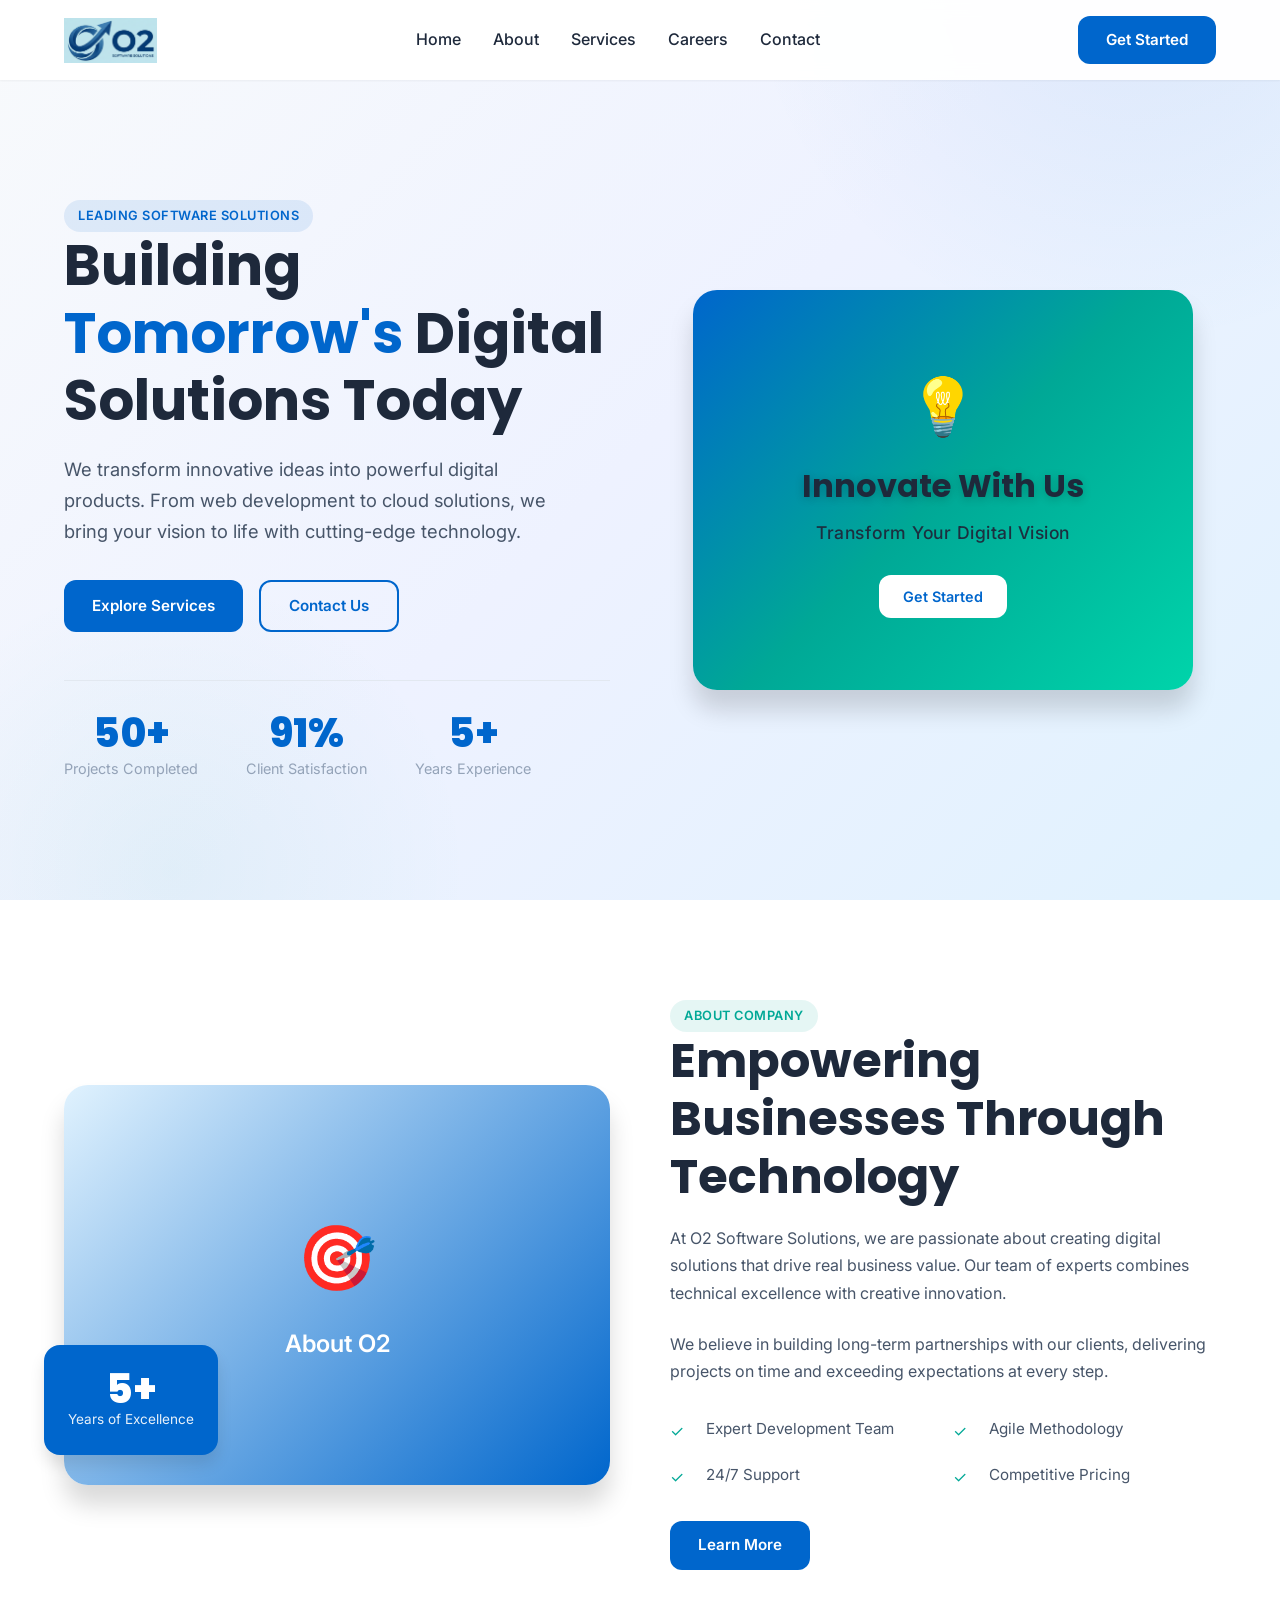
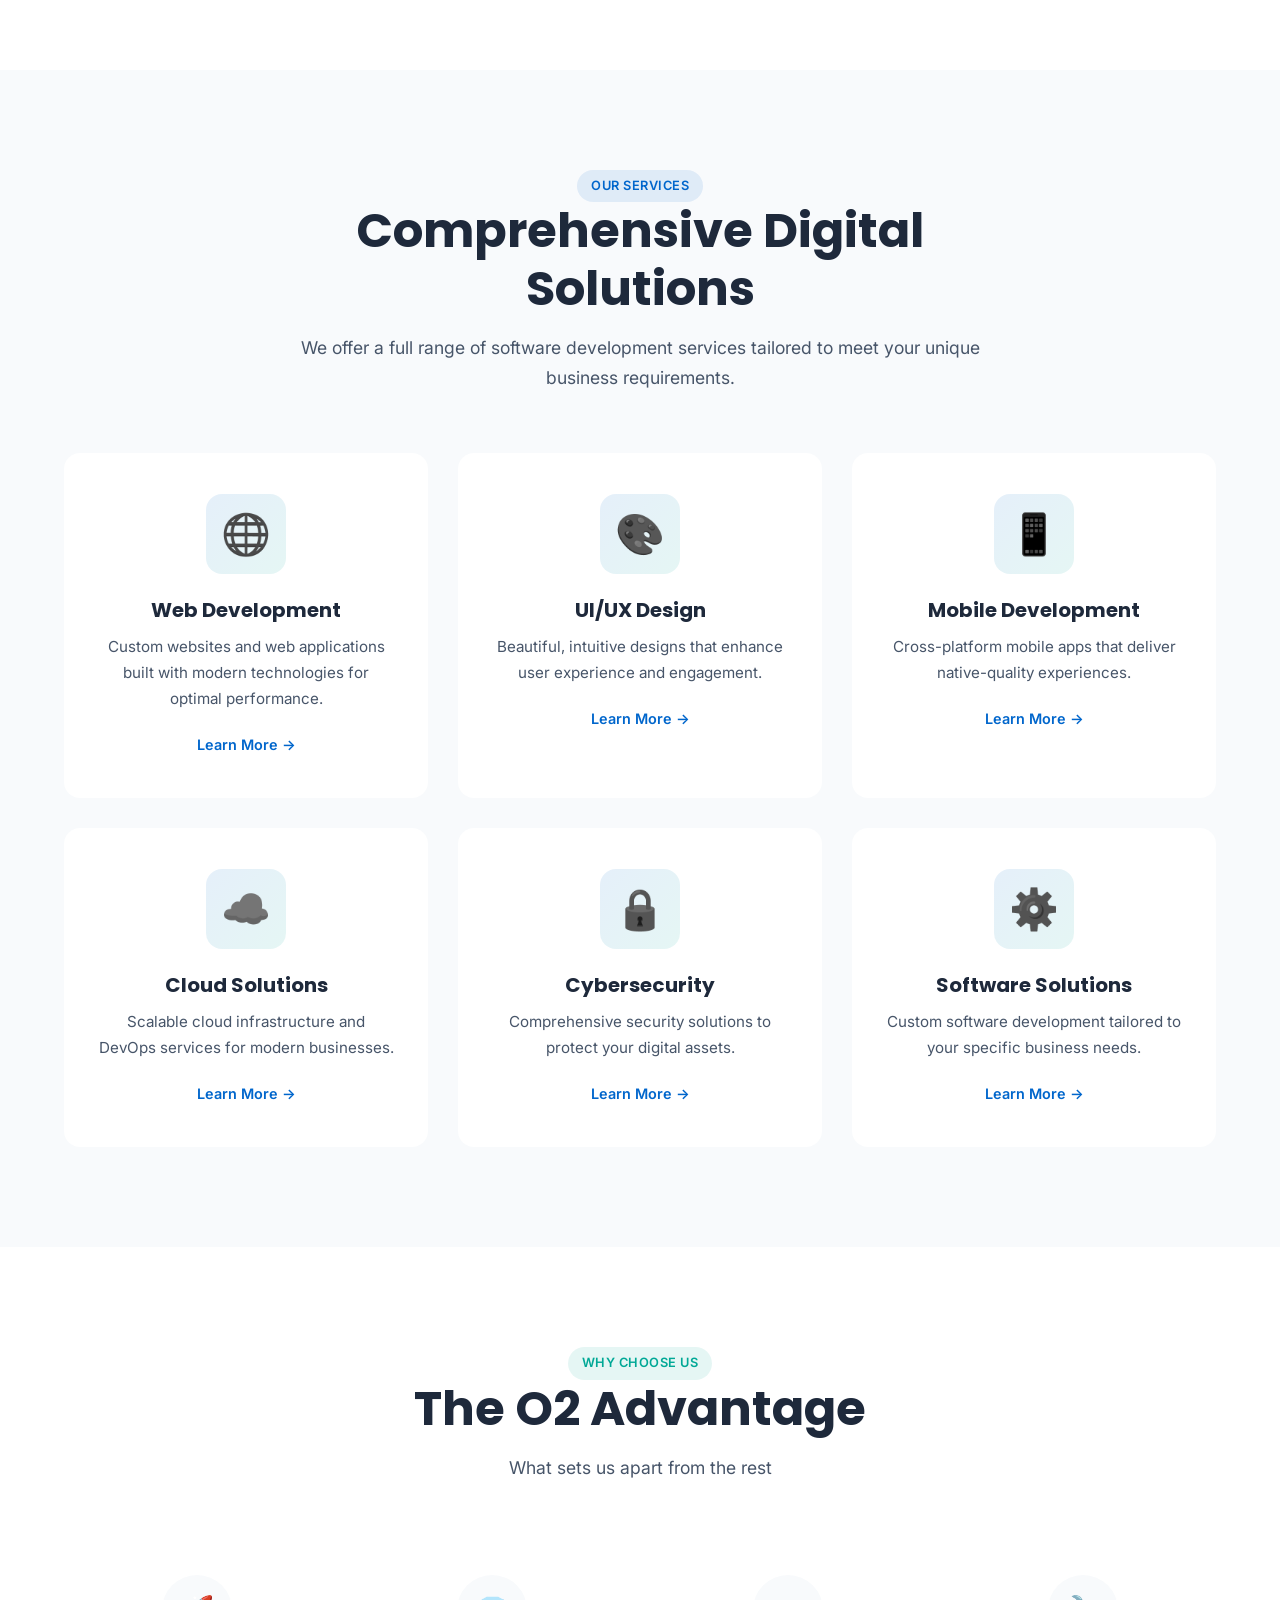
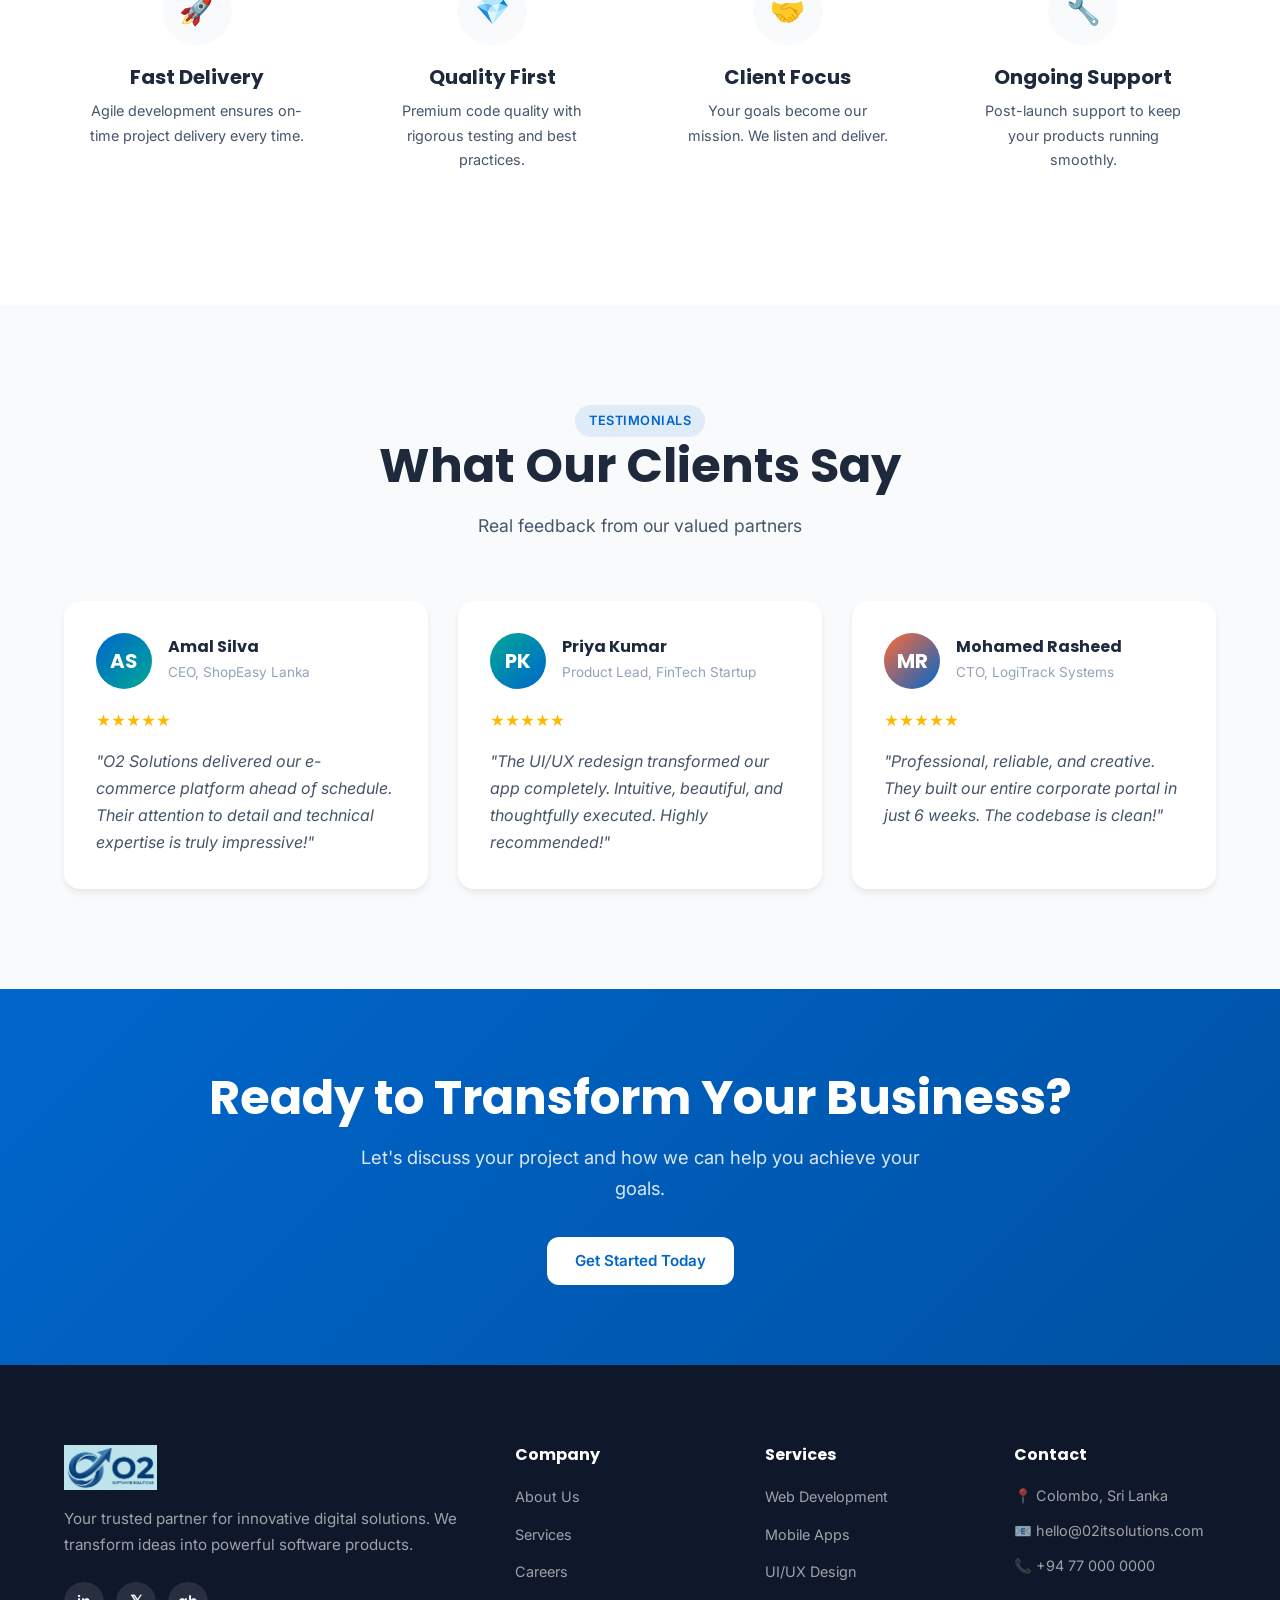
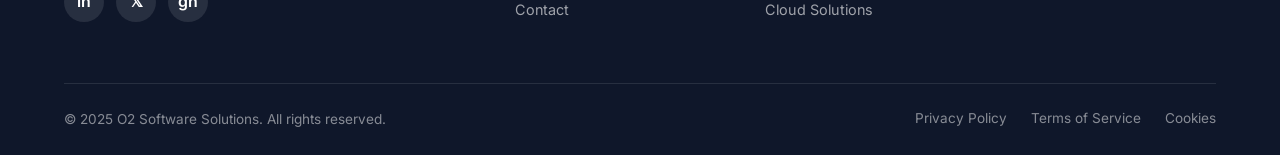
<file: index.html>
<!DOCTYPE html>
<html lang="en">
<head>
    <meta charset="UTF-8">
    <meta name="viewport" content="width=device-width, initial-scale=1.0">
    <title>O2 Software Solutions | Innovative Digital Solutions</title>
    <meta name="description" content="O2 Software Solutions - Your trusted partner for web development, mobile apps, UI/UX design, and cloud solutions.">
    <link rel="icon" type="image/png" href="images/O2-icon.png">
    
    <!-- Fonts -->
    <link rel="preconnect" href="https://fonts.googleapis.com">
    <link rel="preconnect" href="https://fonts.gstatic.com" crossorigin>
    <link href="https://fonts.googleapis.com/css2?family=Inter:wght@300;400;500;600;700&family=Poppins:wght@400;500;600;700;800&display=swap" rel="stylesheet">
    
    <!-- Styles -->
    <link rel="stylesheet" href="styles.css">
</head>
<body>
    <!-- Header -->
    <header class="header">
        <div class="container">
            <div class="header-inner">
                <a href="index.html" class="logo">
                    <img src="images/O2-logo.png" alt="O2 Software Solutions">
                </a>
                
                <nav class="nav-menu">
                    <a href="index.html" class="nav-link active">Home</a>
                    <a href="about.html" class="nav-link">About</a>
                    <a href="services.html" class="nav-link">Services</a>
                    <a href="careers.html" class="nav-link">Careers</a>
                    <a href="contact.html" class="nav-link">Contact</a>
                </nav>
                
                <div class="nav-cta">
                    <a href="contact.html" class="btn btn-primary">Get Started</a>
                </div>
                
                <div class="menu-toggle">
                    <span></span>
                    <span></span>
                    <span></span>
                </div>
            </div>
        </div>
    </header>

    <!-- Hero Section -->
    <section class="hero">
        <div class="container">
            <div class="hero-content">
                <div class="hero-text">
                    <span class="badge badge-primary">Leading Software Solutions</span>
                    <h1>Building <span>Tomorrow's</span> Digital Solutions Today</h1>
                    <p>We transform innovative ideas into powerful digital products. From web development to cloud solutions, we bring your vision to life with cutting-edge technology.</p>
                    
                    <div class="hero-buttons">
                        <a href="services.html" class="btn btn-primary">Explore Services</a>
                        <a href="contact.html" class="btn btn-outline">Contact Us</a>
                    </div>
                    
                    <div class="hero-stats">
                        <div class="hero-stat">
                            <div class="hero-stat-number"><span class="counter" data-target="50">0</span>+</div>
                            <div class="hero-stat-label">Projects Completed</div>
                        </div>
                        <div class="hero-stat">
                            <div class="hero-stat-number"><span class="counter" data-target="98">0</span>%</div>
                            <div class="hero-stat-label">Client Satisfaction</div>
                        </div>
                        <div class="hero-stat">
                            <div class="hero-stat-number"><span class="counter" data-target="5">0</span>+</div>
                            <div class="hero-stat-label">Years Experience</div>
                        </div>
                    </div>
                </div>
                
                <div class="hero-visual">
                    <div class="hero-image-container">
                        <div class="hero-gradient-box">
                            <div class="hero-content-icon">💡</div>
                            <div class="hero-content-text">Innovate With Us</div>
                            <div class="hero-content-tagline">Transform Your Digital Vision</div>
                            <a href="contact.html" class="btn btn-white hero-cta">Get Started</a>
                        </div>
                    </div>
                </div>
            </div>
        </div>
    </section>

    <!-- About Section -->
    <section class="section about">
        <div class="container">
            <div class="about-grid">
                <div class="about-image">
                    <div class="about-img-main" style="background: linear-gradient(135deg, #E0F2FE 0%, #0066CC 100%); height: 400px; border-radius: 24px; display: flex; align-items: center; justify-content: center;">
                        <div style="text-align: center; color: white;">
                            <div style="font-size: 4rem; margin-bottom: 16px;">🎯</div>
                            <div style="font-size: 1.5rem; font-weight: 600;">About O2</div>
                        </div>
                    </div>
                    <div class="about-experience">
                        <div class="about-exp-number">5+</div>
                        <div class="about-exp-label">Years of Excellence</div>
                    </div>
                </div>
                
                <div class="about-content">
                    <span class="badge badge-secondary">About Company</span>
                    <h2>Empowering Businesses Through Technology</h2>
                    <p>At O2 Software Solutions, we are passionate about creating digital solutions that drive real business value. Our team of experts combines technical excellence with creative innovation.</p>
                    <p>We believe in building long-term partnerships with our clients, delivering projects on time and exceeding expectations at every step.</p>
                    
                    <div class="about-features">
                        <div class="about-feature">
                            <span class="about-feature-icon">✓</span>
                            <span class="about-feature-text">Expert Development Team</span>
                        </div>
                        <div class="about-feature">
                            <span class="about-feature-icon">✓</span>
                            <span class="about-feature-text">Agile Methodology</span>
                        </div>
                        <div class="about-feature">
                            <span class="about-feature-icon">✓</span>
                            <span class="about-feature-text">24/7 Support</span>
                        </div>
                        <div class="about-feature">
                            <span class="about-feature-icon">✓</span>
                            <span class="about-feature-text">Competitive Pricing</span>
                        </div>
                    </div>
                    
                    <a href="about.html" class="btn btn-primary" style="margin-top: 32px;">Learn More</a>
                </div>
            </div>
        </div>
    </section>

    <!-- Services Section -->
    <section class="section services">
        <div class="container">
            <div class="section-header">
                <span class="badge badge-primary">Our Services</span>
                <h2>Comprehensive Digital Solutions</h2>
                <p>We offer a full range of software development services tailored to meet your unique business requirements.</p>
            </div>
            
            <div class="services-grid">
                <div class="service-card">
                    <div class="service-icon"><span>🌐</span></div>
                    <h3>Web Development</h3>
                    <p>Custom websites and web applications built with modern technologies for optimal performance.</p>
                    <a href="services.html" class="service-link">Learn More →</a>
                </div>
                
                <div class="service-card">
                    <div class="service-icon"><span>🎨</span></div>
                    <h3>UI/UX Design</h3>
                    <p>Beautiful, intuitive designs that enhance user experience and engagement.</p>
                    <a href="services.html" class="service-link">Learn More →</a>
                </div>
                
                <div class="service-card">
                    <div class="service-icon"><span>📱</span></div>
                    <h3>Mobile Development</h3>
                    <p>Cross-platform mobile apps that deliver native-quality experiences.</p>
                    <a href="services.html" class="service-link">Learn More →</a>
                </div>
                
                <div class="service-card">
                    <div class="service-icon"><span>☁️</span></div>
                    <h3>Cloud Solutions</h3>
                    <p>Scalable cloud infrastructure and DevOps services for modern businesses.</p>
                    <a href="services.html" class="service-link">Learn More →</a>
                </div>
                
                <div class="service-card">
                    <div class="service-icon"><span>🔒</span></div>
                    <h3>Cybersecurity</h3>
                    <p>Comprehensive security solutions to protect your digital assets.</p>
                    <a href="services.html" class="service-link">Learn More →</a>
                </div>
                
                <div class="service-card">
                    <div class="service-icon"><span>⚙️</span></div>
                    <h3>Software Solutions</h3>
                    <p>Custom software development tailored to your specific business needs.</p>
                    <a href="services.html" class="service-link">Learn More →</a>
                </div>
            </div>
        </div>
    </section>

    <!-- Why Choose Us -->
    <section class="section why-us">
        <div class="container">
            <div class="section-header">
                <span class="badge badge-secondary">Why Choose Us</span>
                <h2>The O2 Advantage</h2>
                <p>What sets us apart from the rest</p>
            </div>
            
            <div class="why-us-grid">
                <div class="why-us-card">
                    <div class="why-us-icon">🚀</div>
                    <h4>Fast Delivery</h4>
                    <p>Agile development ensures on-time project delivery every time.</p>
                </div>
                
                <div class="why-us-card">
                    <div class="why-us-icon">💎</div>
                    <h4>Quality First</h4>
                    <p>Premium code quality with rigorous testing and best practices.</p>
                </div>
                
                <div class="why-us-card">
                    <div class="why-us-icon">🤝</div>
                    <h4>Client Focus</h4>
                    <p>Your goals become our mission. We listen and deliver.</p>
                </div>
                
                <div class="why-us-card">
                    <div class="why-us-icon">🔧</div>
                    <h4>Ongoing Support</h4>
                    <p>Post-launch support to keep your products running smoothly.</p>
                </div>
            </div>
        </div>
    </section>

    <!-- Testimonials -->
    <section class="section testimonials">
        <div class="container">
            <div class="section-header">
                <span class="badge badge-primary">Testimonials</span>
                <h2>What Our Clients Say</h2>
                <p>Real feedback from our valued partners</p>
            </div>
            
            <div class="testimonials-grid">
                <div class="testimonial-card">
                    <div class="testimonial-header">
                        <div class="testimonial-avatar" style="background: linear-gradient(135deg, #0066CC, #00A896);">AS</div>
                        <div class="testimonial-info">
                            <h4>Amal Silva</h4>
                            <span>CEO, ShopEasy Lanka</span>
                        </div>
                    </div>
                    <div class="testimonial-stars">★★★★★</div>
                    <p class="testimonial-text">"O2 Solutions delivered our e-commerce platform ahead of schedule. Their attention to detail and technical expertise is truly impressive!"</p>
                </div>
                
                <div class="testimonial-card">
                    <div class="testimonial-header">
                        <div class="testimonial-avatar" style="background: linear-gradient(135deg, #00A896, #0066CC);">PK</div>
                        <div class="testimonial-info">
                            <h4>Priya Kumar</h4>
                            <span>Product Lead, FinTech Startup</span>
                        </div>
                    </div>
                    <div class="testimonial-stars">★★★★★</div>
                    <p class="testimonial-text">"The UI/UX redesign transformed our app completely. Intuitive, beautiful, and thoughtfully executed. Highly recommended!"</p>
                </div>
                
                <div class="testimonial-card">
                    <div class="testimonial-header">
                        <div class="testimonial-avatar" style="background: linear-gradient(135deg, #FF6B35, #0066CC);">MR</div>
                        <div class="testimonial-info">
                            <h4>Mohamed Rasheed</h4>
                            <span>CTO, LogiTrack Systems</span>
                        </div>
                    </div>
                    <div class="testimonial-stars">★★★★★</div>
                    <p class="testimonial-text">"Professional, reliable, and creative. They built our entire corporate portal in just 6 weeks. The codebase is clean!"</p>
                </div>
            </div>
        </div>
    </section>

    <!-- CTA Section -->
    <section class="cta">
        <div class="container">
            <div class="cta-content">
                <h2>Ready to Transform Your Business?</h2>
                <p>Let's discuss your project and how we can help you achieve your goals.</p>
                <a href="contact.html" class="btn btn-white">Get Started Today</a>
            </div>
        </div>
    </section>

    <!-- Footer -->
    <footer class="footer">
        <div class="container">
            <div class="footer-grid">
                <div class="footer-brand">
                    <a href="index.html" class="logo">
                        <img src="images/O2-logo.png" alt="O2 Software Solutions">
                    </a>
                    <p>Your trusted partner for innovative digital solutions. We transform ideas into powerful software products.</p>
                    <div class="footer-socials">
                        <a href="#" class="footer-social">in</a>
                        <a href="#" class="footer-social">𝕏</a>
                        <a href="#" class="footer-social">gh</a>
                    </div>
                </div>
                
                <div class="footer-col">
                    <h4>Company</h4>
                    <ul class="footer-links">
                        <li><a href="about.html">About Us</a></li>
                        <li><a href="services.html">Services</a></li>
                        <li><a href="careers.html">Careers</a></li>
                        <li><a href="contact.html">Contact</a></li>
                    </ul>
                </div>
                
                <div class="footer-col">
                    <h4>Services</h4>
                    <ul class="footer-links">
                        <li><a href="services.html">Web Development</a></li>
                        <li><a href="services.html">Mobile Apps</a></li>
                        <li><a href="services.html">UI/UX Design</a></li>
                        <li><a href="services.html">Cloud Solutions</a></li>
                    </ul>
                </div>
                
                <div class="footer-col">
                    <h4>Contact</h4>
                    <ul class="footer-contact">
                        <li>📍 Colombo, Sri Lanka</li>
                        <li>📧 hello@02itsolutions.com</li>
                        <li>📞 +94 77 000 0000</li>
                    </ul>
                </div>
            </div>
            
            <div class="footer-bottom">
                <p>&copy; 2025 O2 Software Solutions. All rights reserved.</p>
                <div class="footer-legal">
                    <a href="#">Privacy Policy</a>
                    <a href="#">Terms of Service</a>
                    <a href="#">Cookies</a>
                </div>
            </div>
        </div>
    </footer>

    <script src="main.js"></script>
</body>
</html>
</file>
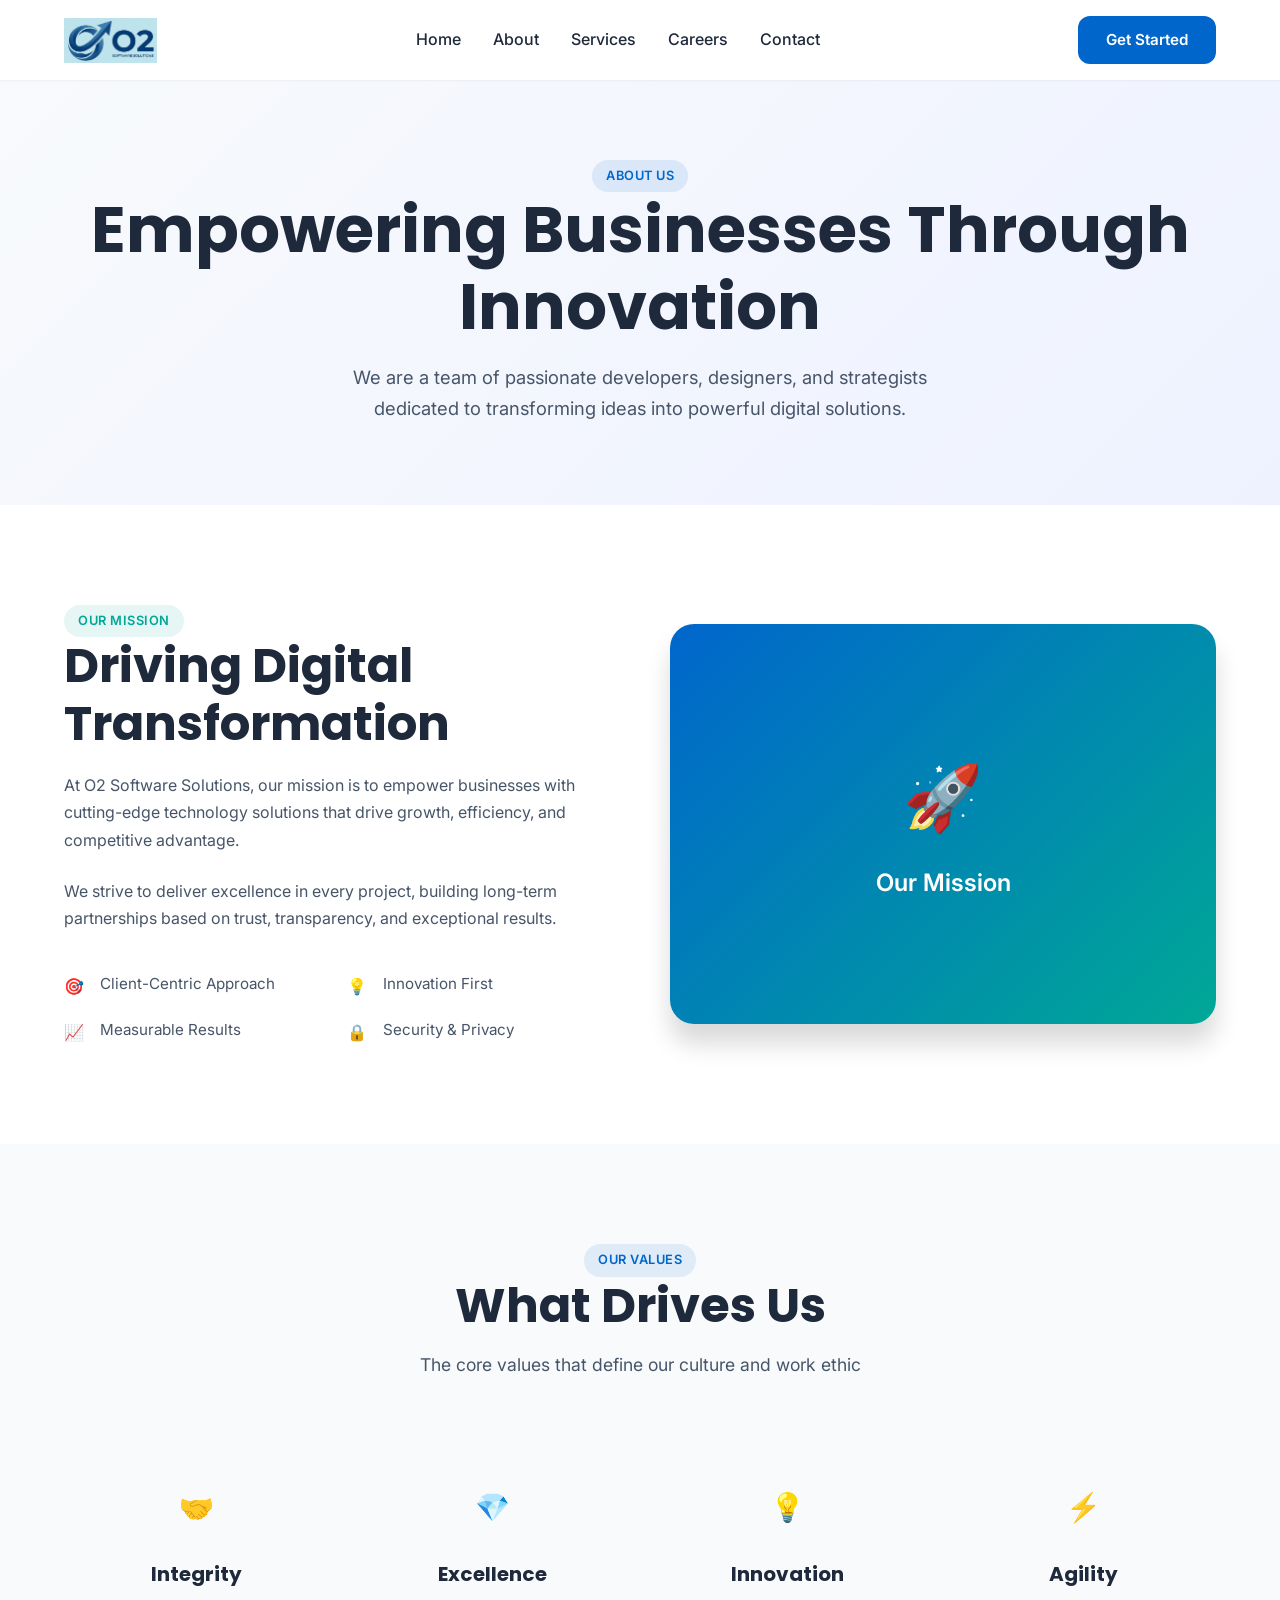
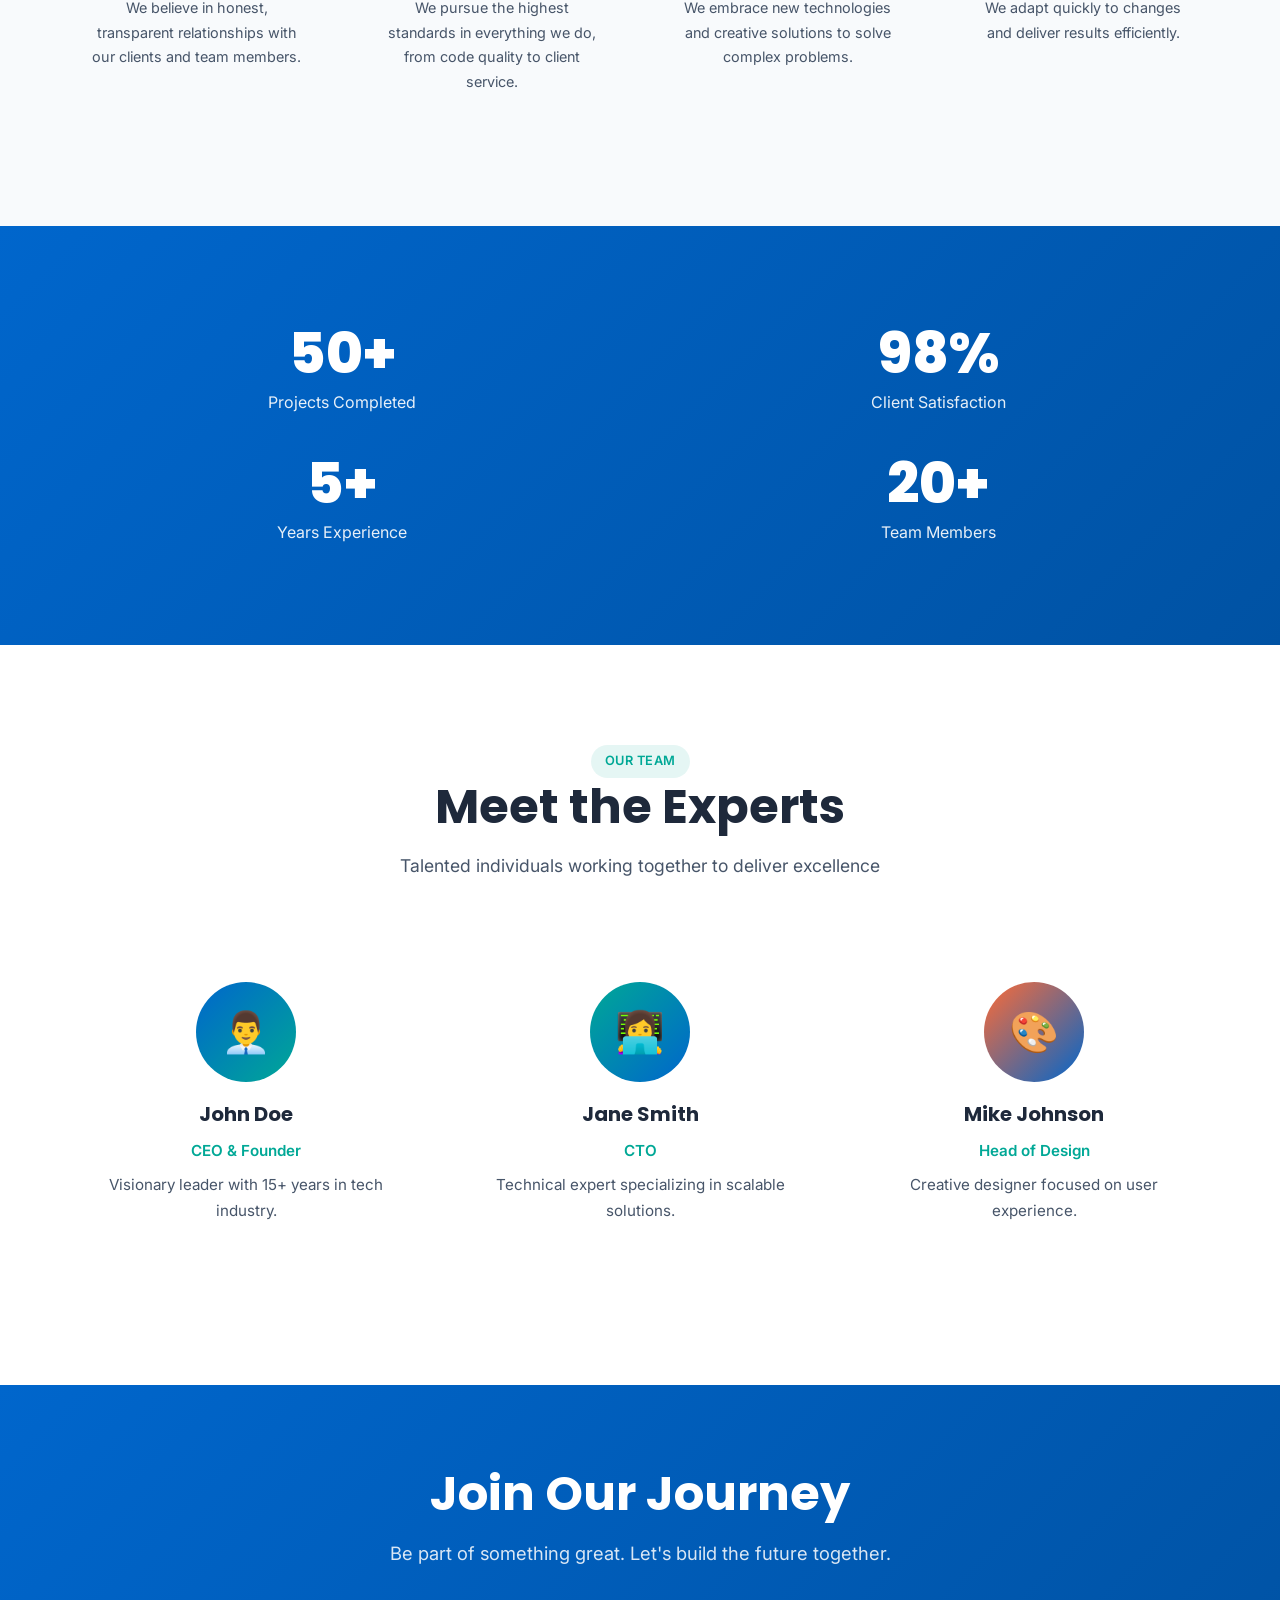
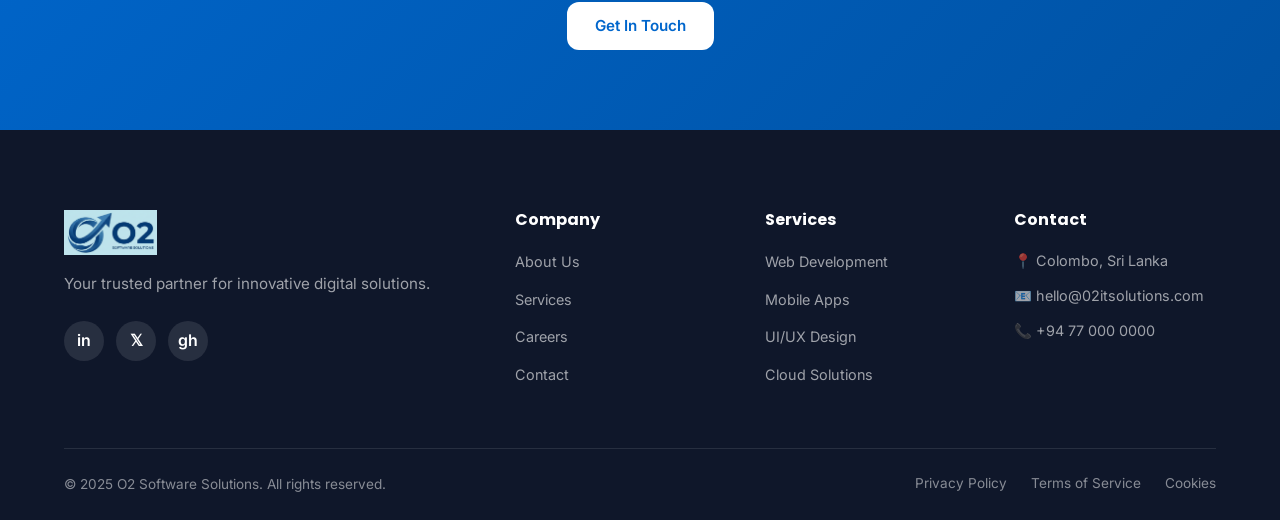
<file: about.html>
<!DOCTYPE html>
<html lang="en">
<head>
    <meta charset="UTF-8">
    <meta name="viewport" content="width=device-width, initial-scale=1.0">
    <title>About Us | O2 Software Solutions</title>
    <meta name="description" content="Learn about O2 Software Solutions - our mission, vision, and team.">
    <link rel="icon" type="image/png" href="images/O2-icon.png">
    
    <!-- Fonts -->
    <link rel="preconnect" href="https://fonts.googleapis.com">
    <link rel="preconnect" href="https://fonts.gstatic.com" crossorigin>
    <link href="https://fonts.googleapis.com/css2?family=Inter:wght@300;400;500;600;700&family=Poppins:wght@400;500;600;700;800&display=swap" rel="stylesheet">
    
    <!-- Styles -->
    <link rel="stylesheet" href="styles.css">
</head>
<body>
    <!-- Header -->
    <header class="header">
        <div class="container">
            <div class="header-inner">
                <a href="index.html" class="logo">
                    <img src="images/O2-logo.png" alt="O2 Software Solutions">
                </a>
                
                <nav class="nav-menu">
                    <a href="index.html" class="nav-link">Home</a>
                    <a href="about.html" class="nav-link active">About</a>
                    <a href="services.html" class="nav-link">Services</a>
                    <a href="careers.html" class="nav-link">Careers</a>
                    <a href="contact.html" class="nav-link">Contact</a>
                </nav>
                
                <div class="nav-cta">
                    <a href="contact.html" class="btn btn-primary">Get Started</a>
                </div>
                
                <div class="menu-toggle">
                    <span></span>
                    <span></span>
                    <span></span>
                </div>
            </div>
        </div>
    </header>

    <!-- Page Header -->
    <section class="page-header">
        <div class="container">
            <span class="badge badge-primary">About Us</span>
            <h1>Empowering Businesses Through Innovation</h1>
            <p>We are a team of passionate developers, designers, and strategists dedicated to transforming ideas into powerful digital solutions.</p>
        </div>
    </section>

    <!-- Mission & Vision -->
    <section class="section about">
        <div class="container">
            <div class="about-grid">
                <div class="about-content">
                    <span class="badge badge-secondary">Our Mission</span>
                    <h2>Driving Digital Transformation</h2>
                    <p>At O2 Software Solutions, our mission is to empower businesses with cutting-edge technology solutions that drive growth, efficiency, and competitive advantage.</p>
                    <p>We strive to deliver excellence in every project, building long-term partnerships based on trust, transparency, and exceptional results.</p>
                    
                    <div class="about-features" style="margin-top: 40px;">
                        <div class="about-feature">
                            <span class="about-feature-icon">🎯</span>
                            <span class="about-feature-text">Client-Centric Approach</span>
                        </div>
                        <div class="about-feature">
                            <span class="about-feature-icon">💡</span>
                            <span class="about-feature-text">Innovation First</span>
                        </div>
                        <div class="about-feature">
                            <span class="about-feature-icon">📈</span>
                            <span class="about-feature-text">Measurable Results</span>
                        </div>
                        <div class="about-feature">
                            <span class="about-feature-icon">🔒</span>
                            <span class="about-feature-text">Security & Privacy</span>
                        </div>
                    </div>
                </div>
                
                <div class="about-image">
                    <div class="about-img-main" style="background: linear-gradient(135deg, #0066CC 0%, #00A896 100%); height: 400px; border-radius: 24px; display: flex; align-items: center; justify-content: center;">
                        <div style="text-align: center; color: white;">
                            <div style="font-size: 4rem; margin-bottom: 16px;">🚀</div>
                            <div style="font-size: 1.5rem; font-weight: 600;">Our Mission</div>
                        </div>
                    </div>
                </div>
            </div>
        </div>
    </section>

    <!-- Values -->
    <section class="section" style="background: var(--bg-main);">
        <div class="container">
            <div class="section-header">
                <span class="badge badge-primary">Our Values</span>
                <h2>What Drives Us</h2>
                <p>The core values that define our culture and work ethic</p>
            </div>
            
            <div class="why-us-grid">
                <div class="why-us-card">
                    <div class="why-us-icon">🤝</div>
                    <h4>Integrity</h4>
                    <p>We believe in honest, transparent relationships with our clients and team members.</p>
                </div>
                
                <div class="why-us-card">
                    <div class="why-us-icon">💎</div>
                    <h4>Excellence</h4>
                    <p>We pursue the highest standards in everything we do, from code quality to client service.</p>
                </div>
                
                <div class="why-us-card">
                    <div class="why-us-icon">💡</div>
                    <h4>Innovation</h4>
                    <p>We embrace new technologies and creative solutions to solve complex problems.</p>
                </div>
                
                <div class="why-us-card">
                    <div class="why-us-icon">⚡</div>
                    <h4>Agility</h4>
                    <p>We adapt quickly to changes and deliver results efficiently.</p>
                </div>
            </div>
        </div>
    </section>

    <!-- Stats -->
    <section class="section" style="background: linear-gradient(135deg, var(--primary) 0%, var(--primary-dark) 100%);">
        <div class="container">
            <div class="about-grid" style="gap: 40px;">
                <div style="text-align: center; color: white;">
                    <div class="hero-stat-number" style="color: white; font-size: 3.5rem;">50+</div>
                    <div style="opacity: 0.9; margin-top: 8px;">Projects Completed</div>
                </div>
                <div style="text-align: center; color: white;">
                    <div class="hero-stat-number" style="color: white; font-size: 3.5rem;">98%</div>
                    <div style="opacity: 0.9; margin-top: 8px;">Client Satisfaction</div>
                </div>
                <div style="text-align: center; color: white;">
                    <div class="hero-stat-number" style="color: white; font-size: 3.5rem;">5+</div>
                    <div style="opacity: 0.9; margin-top: 8px;">Years Experience</div>
                </div>
                <div style="text-align: center; color: white;">
                    <div class="hero-stat-number" style="color: white; font-size: 3.5rem;">20+</div>
                    <div style="opacity: 0.9; margin-top: 8px;">Team Members</div>
                </div>
            </div>
        </div>
    </section>

    <!-- Team -->
    <section class="section about">
        <div class="container">
            <div class="section-header">
                <span class="badge badge-secondary">Our Team</span>
                <h2>Meet the Experts</h2>
                <p>Talented individuals working together to deliver excellence</p>
            </div>
            
            <div class="services-grid">
                <div class="service-card" style="text-align: center;">
                    <div class="service-icon" style="margin: 0 auto 20px; width: 100px; height: 100px; border-radius: 50%; background: linear-gradient(135deg, #0066CC, #00A896); display: flex; align-items: center; justify-content: center;">
                        <span style="font-size: 2.5rem; filter: grayscale(0); color: white;">👨‍💼</span>
                    </div>
                    <h3>John Doe</h3>
                    <p style="color: var(--secondary); font-weight: 600; margin-bottom: 8px;">CEO & Founder</p>
                    <p>Visionary leader with 15+ years in tech industry.</p>
                </div>
                
                <div class="service-card" style="text-align: center;">
                    <div class="service-icon" style="margin: 0 auto 20px; width: 100px; height: 100px; border-radius: 50%; background: linear-gradient(135deg, #00A896, #0066CC); display: flex; align-items: center; justify-content: center;">
                        <span style="font-size: 2.5rem; filter: grayscale(0); color: white;">👩‍💻</span>
                    </div>
                    <h3>Jane Smith</h3>
                    <p style="color: var(--secondary); font-weight: 600; margin-bottom: 8px;">CTO</p>
                    <p>Technical expert specializing in scalable solutions.</p>
                </div>
                
                <div class="service-card" style="text-align: center;">
                    <div class="service-icon" style="margin: 0 auto 20px; width: 100px; height: 100px; border-radius: 50%; background: linear-gradient(135deg, #FF6B35, #0066CC); display: flex; align-items: center; justify-content: center;">
                        <span style="font-size: 2.5rem; filter: grayscale(0); color: white;">🎨</span>
                    </div>
                    <h3>Mike Johnson</h3>
                    <p style="color: var(--secondary); font-weight: 600; margin-bottom: 8px;">Head of Design</p>
                    <p>Creative designer focused on user experience.</p>
                </div>
            </div>
        </div>
    </section>

    <!-- CTA -->
    <section class="cta">
        <div class="container">
            <div class="cta-content">
                <h2>Join Our Journey</h2>
                <p>Be part of something great. Let's build the future together.</p>
                <a href="contact.html" class="btn btn-white">Get In Touch</a>
            </div>
        </div>
    </section>

    <!-- Footer -->
    <footer class="footer">
        <div class="container">
            <div class="footer-grid">
                <div class="footer-brand">
                    <a href="index.html" class="logo">
                        <img src="images/O2-logo.png" alt="O2 Software Solutions">
                    </a>
                    <p>Your trusted partner for innovative digital solutions.</p>
                    <div class="footer-socials">
                        <a href="#" class="footer-social">in</a>
                        <a href="#" class="footer-social">𝕏</a>
                        <a href="#" class="footer-social">gh</a>
                    </div>
                </div>
                
                <div class="footer-col">
                    <h4>Company</h4>
                    <ul class="footer-links">
                        <li><a href="about.html">About Us</a></li>
                        <li><a href="services.html">Services</a></li>
                        <li><a href="careers.html">Careers</a></li>
                        <li><a href="contact.html">Contact</a></li>
                    </ul>
                </div>
                
                <div class="footer-col">
                    <h4>Services</h4>
                    <ul class="footer-links">
                        <li><a href="services.html">Web Development</a></li>
                        <li><a href="services.html">Mobile Apps</a></li>
                        <li><a href="services.html">UI/UX Design</a></li>
                        <li><a href="services.html">Cloud Solutions</a></li>
                    </ul>
                </div>
                
                <div class="footer-col">
                    <h4>Contact</h4>
                    <ul class="footer-contact">
                        <li>📍 Colombo, Sri Lanka</li>
                        <li>📧 hello@02itsolutions.com</li>
                        <li>📞 +94 77 000 0000</li>
                    </ul>
                </div>
            </div>
            
            <div class="footer-bottom">
                <p>&copy; 2025 O2 Software Solutions. All rights reserved.</p>
                <div class="footer-legal">
                    <a href="#">Privacy Policy</a>
                    <a href="#">Terms of Service</a>
                    <a href="#">Cookies</a>
                </div>
            </div>
        </div>
    </footer>

    <script src="main.js"></script>
</body>
</html>
</file>
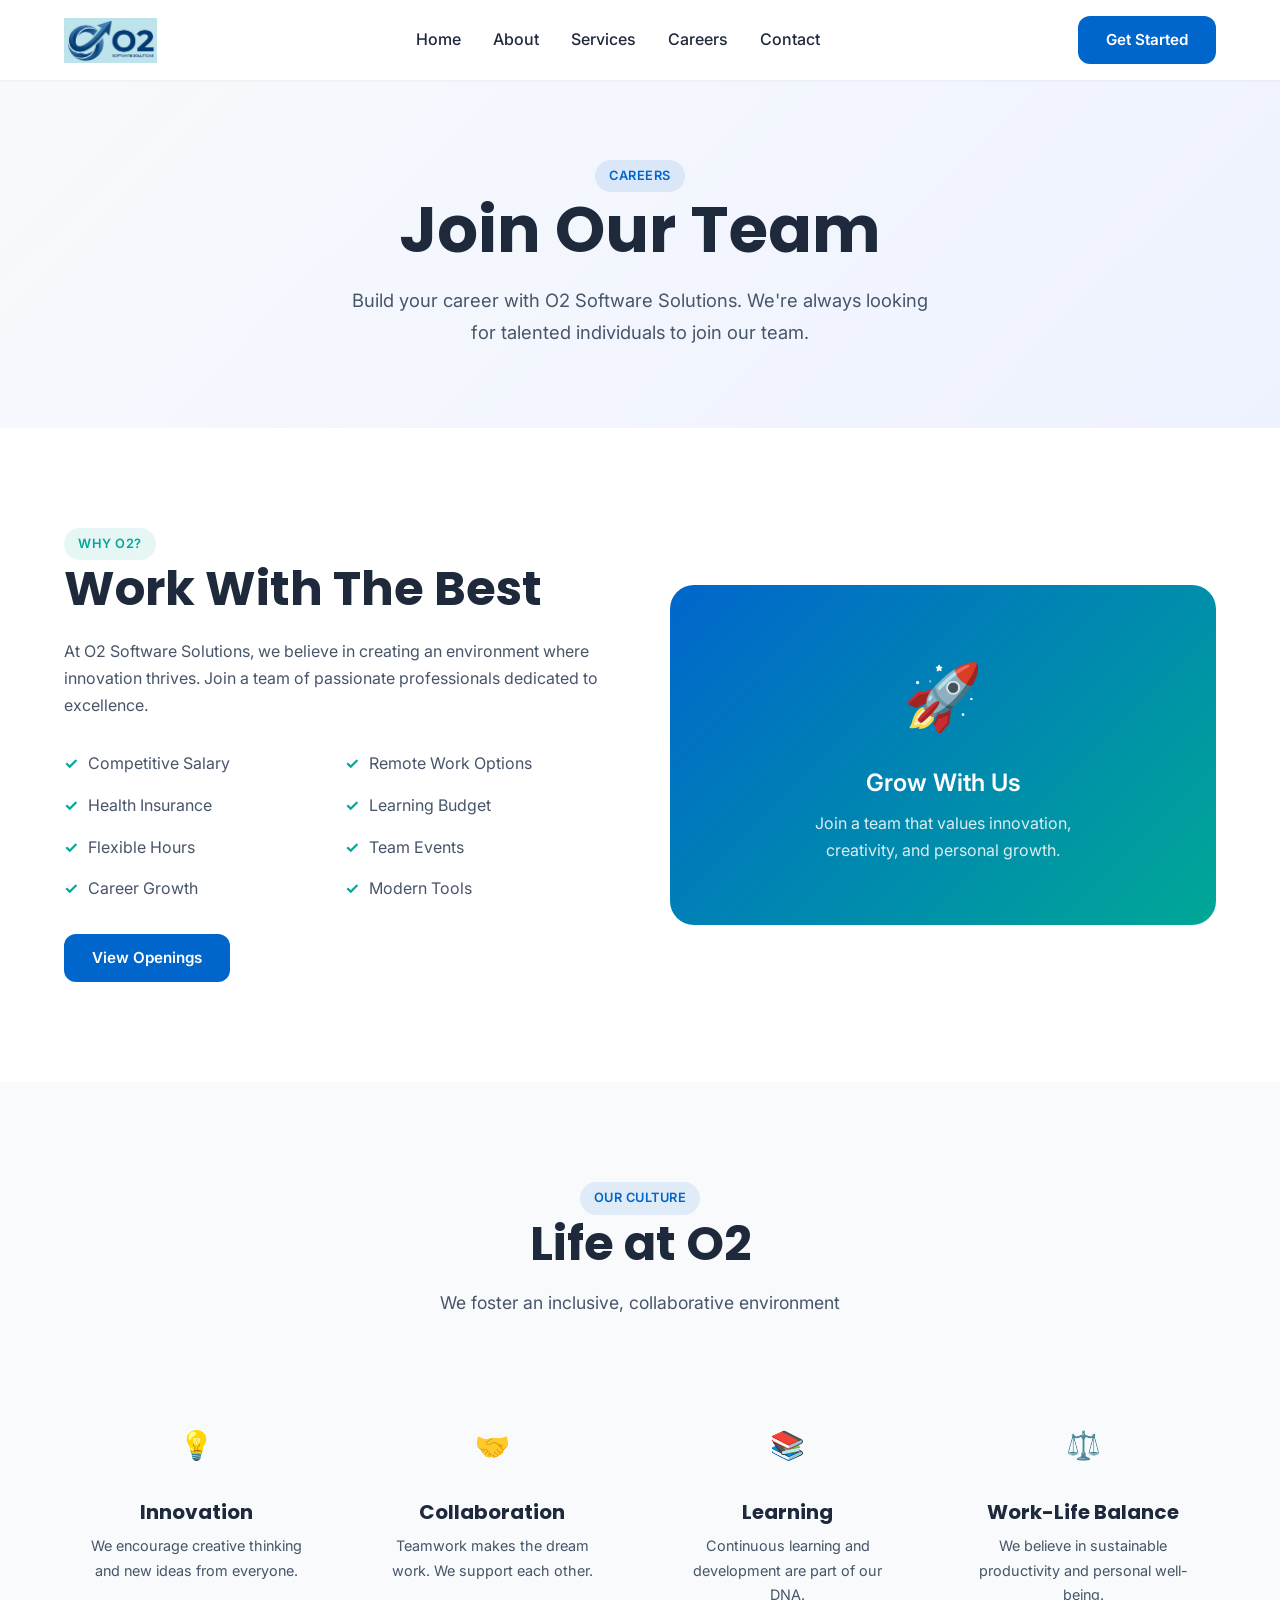
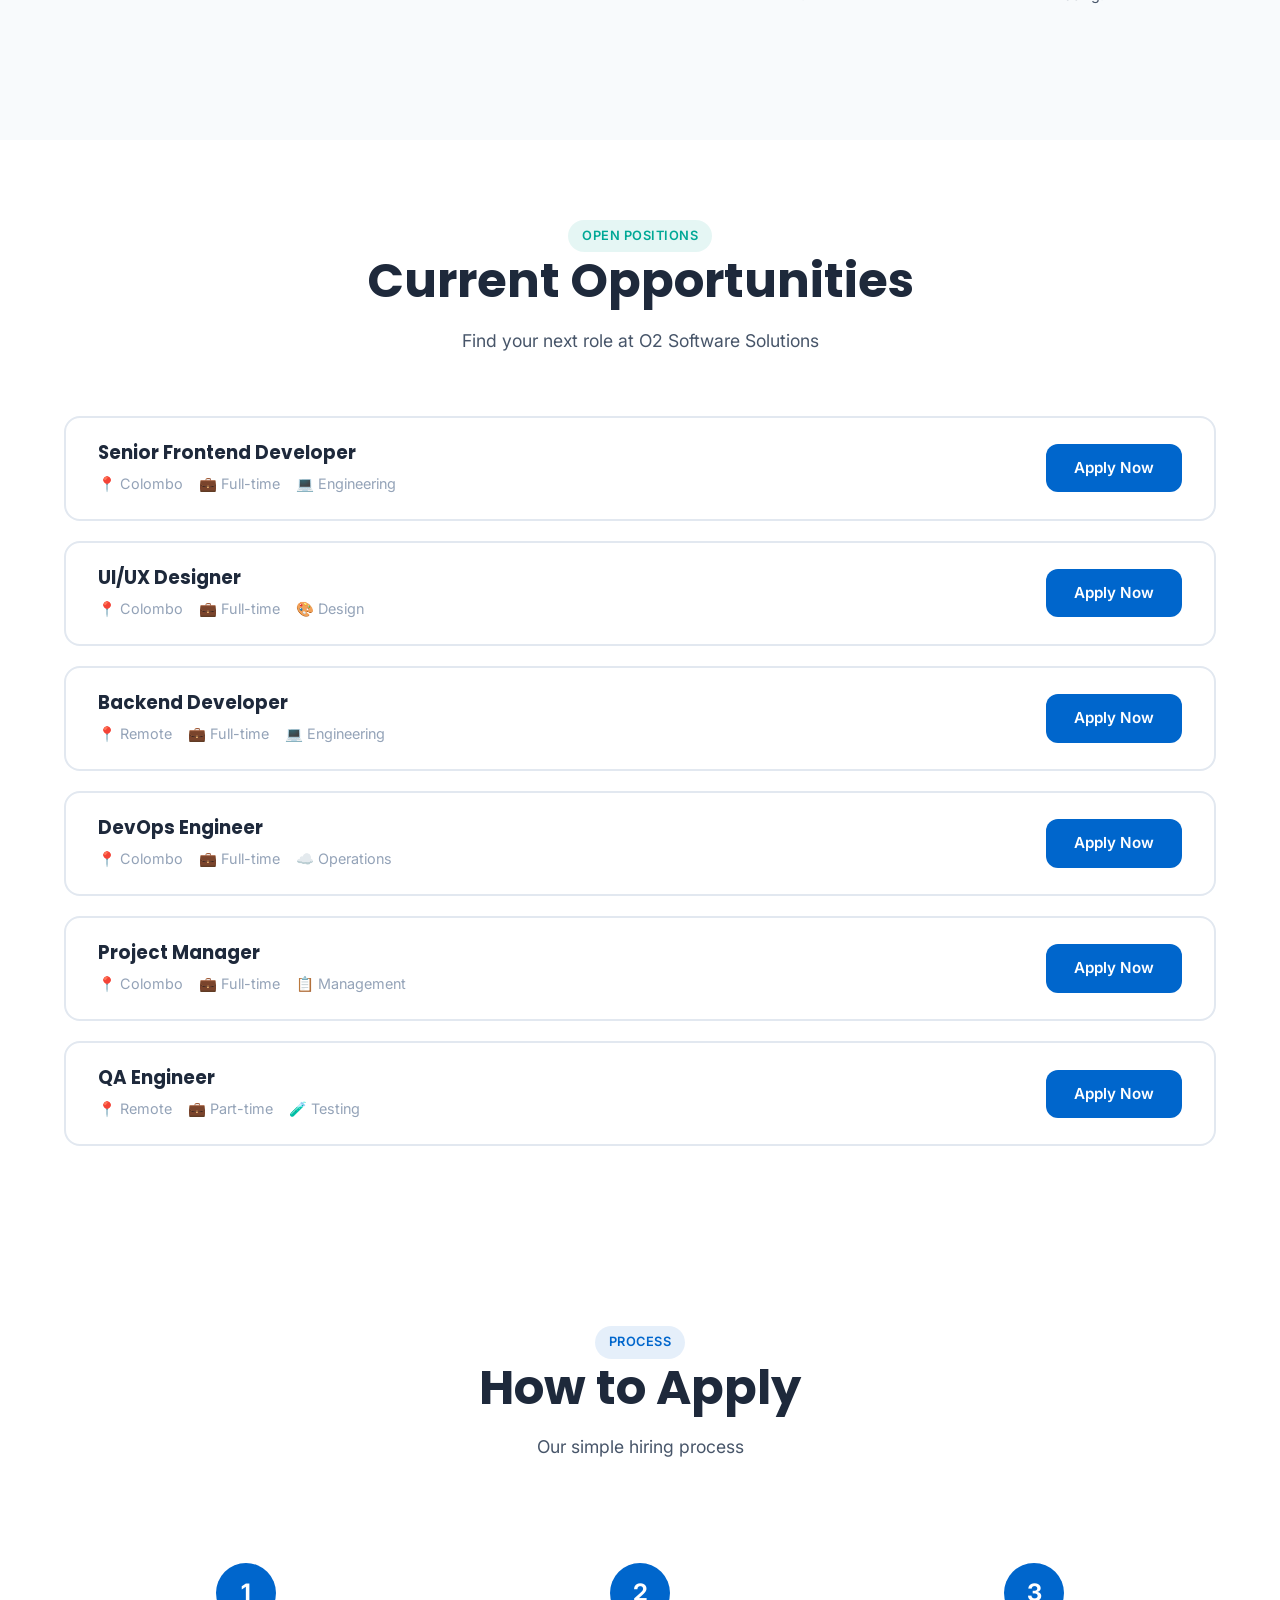
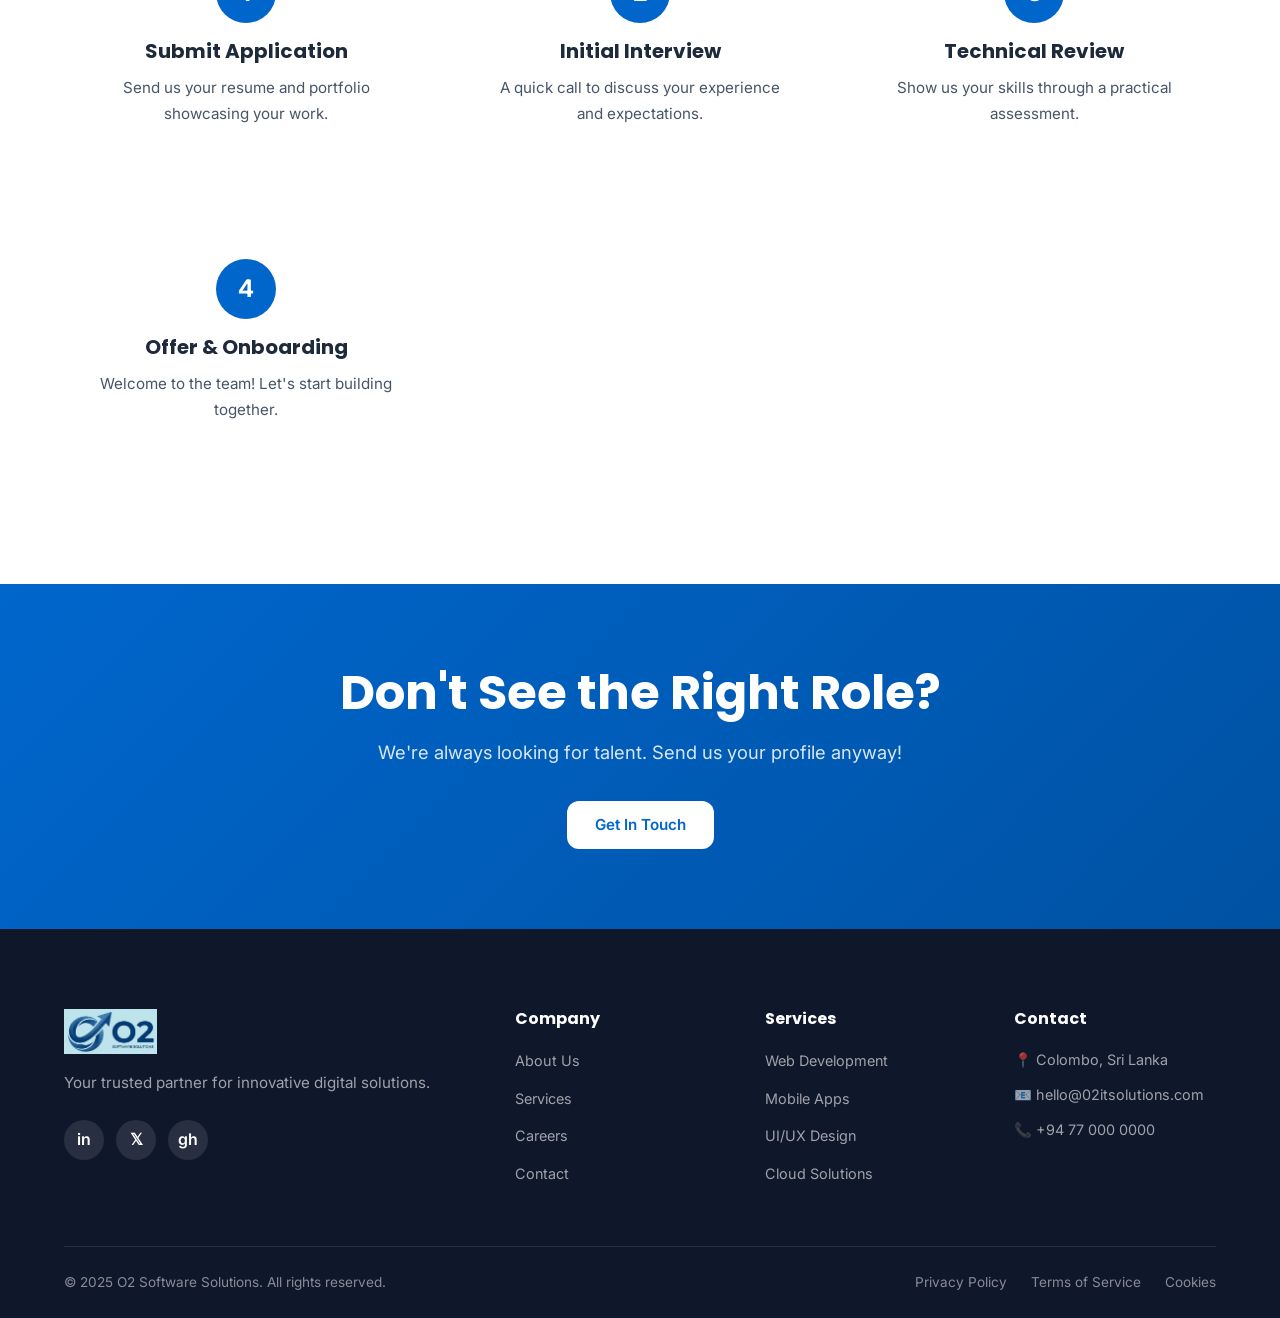
<file: careers.html>
<!DOCTYPE html>
<html lang="en">
<head>
    <meta charset="UTF-8">
    <meta name="viewport" content="width=device-width, initial-scale=1.0">
    <title>Careers | O2 Software Solutions</title>
    <meta name="description" content="Join O2 Software Solutions - Explore exciting career opportunities in software development, design, and more.">
    <link rel="icon" type="image/png" href="images/O2-icon.png">
    
    <!-- Fonts -->
    <link rel="preconnect" href="https://fonts.googleapis.com">
    <link rel="preconnect" href="https://fonts.gstatic.com" crossorigin>
    <link href="https://fonts.googleapis.com/css2?family=Inter:wght@300;400;500;600;700&family=Poppins:wght@400;500;600;700;800&display=swap" rel="stylesheet">
    
    <!-- Styles -->
    <link rel="stylesheet" href="styles.css">
</head>
<body>
    <!-- Header -->
    <header class="header">
        <div class="container">
            <div class="header-inner">
                <a href="index.html" class="logo">
                    <img src="images/O2-logo.png" alt="O2 Software Solutions">
                </a>
                
                <nav class="nav-menu">
                    <a href="index.html" class="nav-link">Home</a>
                    <a href="about.html" class="nav-link">About</a>
                    <a href="services.html" class="nav-link">Services</a>
                    <a href="careers.html" class="nav-link active">Careers</a>
                    <a href="contact.html" class="nav-link">Contact</a>
                </nav>
                
                <div class="nav-cta">
                    <a href="contact.html" class="btn btn-primary">Get Started</a>
                </div>
                
                <div class="menu-toggle">
                    <span></span>
                    <span></span>
                    <span></span>
                </div>
            </div>
        </div>
    </header>

    <!-- Page Header -->
    <section class="page-header">
        <div class="container">
            <span class="badge badge-primary">Careers</span>
            <h1>Join Our Team</h1>
            <p>Build your career with O2 Software Solutions. We're always looking for talented individuals to join our team.</p>
        </div>
    </section>

    <!-- Why Join Us -->
    <section class="section about">
        <div class="container">
            <div class="careers-grid">
                <div class="careers-content">
                    <span class="badge badge-secondary">Why O2?</span>
                    <h2>Work With The Best</h2>
                    <p>At O2 Software Solutions, we believe in creating an environment where innovation thrives. Join a team of passionate professionals dedicated to excellence.</p>
                    
                    <div class="benefits-list" style="margin-top: 32px;">
                        <div class="benefit-item">Competitive Salary</div>
                        <div class="benefit-item">Remote Work Options</div>
                        <div class="benefit-item">Health Insurance</div>
                        <div class="benefit-item">Learning Budget</div>
                        <div class="benefit-item">Flexible Hours</div>
                        <div class="benefit-item">Team Events</div>
                        <div class="benefit-item">Career Growth</div>
                        <div class="benefit-item">Modern Tools</div>
                    </div>
                    
                    <a href="#openings" class="btn btn-primary" style="margin-top: 32px;">View Openings</a>
                </div>
                
                <div style="background: linear-gradient(135deg, #0066CC 0%, #00A896 100%); border-radius: 24px; padding: 60px; display: flex; align-items: center; justify-content: center; text-align: center; color: white;">
                    <div>
                        <div style="font-size: 4rem; margin-bottom: 16px;">🚀</div>
                        <div style="font-size: 1.5rem; font-weight: 600; margin-bottom: 8px;">Grow With Us</div>
                        <p style="color: rgba(255,255,255,0.85); max-width: 300px; margin: 0 auto;">Join a team that values innovation, creativity, and personal growth.</p>
                    </div>
                </div>
            </div>
        </div>
    </section>

    <!-- Culture -->
    <section class="section" style="background: var(--bg-main);">
        <div class="container">
            <div class="section-header">
                <span class="badge badge-primary">Our Culture</span>
                <h2>Life at O2</h2>
                <p>We foster an inclusive, collaborative environment</p>
            </div>
            
            <div class="why-us-grid">
                <div class="why-us-card">
                    <div class="why-us-icon">💡</div>
                    <h4>Innovation</h4>
                    <p>We encourage creative thinking and new ideas from everyone.</p>
                </div>
                
                <div class="why-us-card">
                    <div class="why-us-icon">🤝</div>
                    <h4>Collaboration</h4>
                    <p>Teamwork makes the dream work. We support each other.</p>
                </div>
                
                <div class="why-us-card">
                    <div class="why-us-icon">📚</div>
                    <h4>Learning</h4>
                    <p>Continuous learning and development are part of our DNA.</p>
                </div>
                
                <div class="why-us-card">
                    <div class="why-us-icon">⚖️</div>
                    <h4>Work-Life Balance</h4>
                    <p>We believe in sustainable productivity and personal well-being.</p>
                </div>
            </div>
        </div>
    </section>

    <!-- Open Positions -->
    <section class="open-roles" id="openings">
        <div class="container">
            <div class="section-header">
                <span class="badge badge-secondary">Open Positions</span>
                <h2>Current Opportunities</h2>
                <p>Find your next role at O2 Software Solutions</p>
            </div>
            
            <div class="roles-grid">
                <div class="job-card">
                    <div class="job-info">
                        <h4>Senior Frontend Developer</h4>
                        <div class="job-meta">
                            <span>📍 Colombo</span>
                            <span>💼 Full-time</span>
                            <span>💻 Engineering</span>
                        </div>
                    </div>
                    <a href="job-application.html?job=frontend" class="btn btn-primary">Apply Now</a>
                </div>
                
                <div class="job-card">
                    <div class="job-info">
                        <h4>UI/UX Designer</h4>
                        <div class="job-meta">
                            <span>📍 Colombo</span>
                            <span>💼 Full-time</span>
                            <span>🎨 Design</span>
                        </div>
                    </div>
                    <a href="job-application.html?job=designer" class="btn btn-primary">Apply Now</a>
                </div>
                
                <div class="job-card">
                    <div class="job-info">
                        <h4>Backend Developer</h4>
                        <div class="job-meta">
                            <span>📍 Remote</span>
                            <span>💼 Full-time</span>
                            <span>💻 Engineering</span>
                        </div>
                    </div>
                    <a href="job-application.html?job=backend" class="btn btn-primary">Apply Now</a>
                </div>
                
                <div class="job-card">
                    <div class="job-info">
                        <h4>DevOps Engineer</h4>
                        <div class="job-meta">
                            <span>📍 Colombo</span>
                            <span>💼 Full-time</span>
                            <span>☁️ Operations</span>
                        </div>
                    </div>
                    <a href="job-application.html?job=devops" class="btn btn-primary">Apply Now</a>
                </div>
                
                <div class="job-card">
                    <div class="job-info">
                        <h4>Project Manager</h4>
                        <div class="job-meta">
                            <span>📍 Colombo</span>
                            <span>💼 Full-time</span>
                            <span>📋 Management</span>
                        </div>
                    </div>
                    <a href="job-application.html?job=manager" class="btn btn-primary">Apply Now</a>
                </div>
                
                <div class="job-card">
                    <div class="job-info">
                        <h4>QA Engineer</h4>
                        <div class="job-meta">
                            <span>📍 Remote</span>
                            <span>💼 Part-time</span>
                            <span>🧪 Testing</span>
                        </div>
                    </div>
                    <a href="job-application.html?job=qa" class="btn btn-primary">Apply Now</a>
                </div>
            </div>
        </div>
    </section>

    <!-- Application Process -->
    <section class="section about">
        <div class="container">
            <div class="section-header">
                <span class="badge badge-primary">Process</span>
                <h2>How to Apply</h2>
                <p>Our simple hiring process</p>
            </div>
            
            <div class="services-grid">
                <div class="service-card" style="text-align: center;">
                    <div class="service-icon" style="width: 60px; height: 60px; margin: 0 auto 16px; background: var(--primary); color: white; border-radius: 50%; display: flex; align-items: center; justify-content: center; font-weight: 700; font-size: 1.5rem;">1</div>
                    <h3>Submit Application</h3>
                    <p>Send us your resume and portfolio showcasing your work.</p>
                </div>
                
                <div class="service-card" style="text-align: center;">
                    <div class="service-icon" style="width: 60px; height: 60px; margin: 0 auto 16px; background: var(--primary); color: white; border-radius: 50%; display: flex; align-items: center; justify-content: center; font-weight: 700; font-size: 1.5rem;">2</div>
                    <h3>Initial Interview</h3>
                    <p>A quick call to discuss your experience and expectations.</p>
                </div>
                
                <div class="service-card" style="text-align: center;">
                    <div class="service-icon" style="width: 60px; height: 60px; margin: 0 auto 16px; background: var(--primary); color: white; border-radius: 50%; display: flex; align-items: center; justify-content: center; font-weight: 700; font-size: 1.5rem;">3</div>
                    <h3>Technical Review</h3>
                    <p>Show us your skills through a practical assessment.</p>
                </div>
                
                <div class="service-card" style="text-align: center;">
                    <div class="service-icon" style="width: 60px; height: 60px; margin: 0 auto 16px; background: var(--primary); color: white; border-radius: 50%; display: flex; align-items: center; justify-content: center; font-weight: 700; font-size: 1.5rem;">4</div>
                    <h3>Offer & Onboarding</h3>
                    <p>Welcome to the team! Let's start building together.</p>
                </div>
            </div>
        </div>
    </section>

    <!-- CTA -->
    <section class="cta">
        <div class="container">
            <div class="cta-content">
                <h2>Don't See the Right Role?</h2>
                <p>We're always looking for talent. Send us your profile anyway!</p>
                <a href="contact.html" class="btn btn-white">Get In Touch</a>
            </div>
        </div>
    </section>

    <!-- Footer -->
    <footer class="footer">
        <div class="container">
            <div class="footer-grid">
                <div class="footer-brand">
                    <a href="index.html" class="logo">
                        <img src="images/O2-logo.png" alt="O2 Software Solutions">
                    </a>
                    <p>Your trusted partner for innovative digital solutions.</p>
                    <div class="footer-socials">
                        <a href="#" class="footer-social">in</a>
                        <a href="#" class="footer-social">𝕏</a>
                        <a href="#" class="footer-social">gh</a>
                    </div>
                </div>
                
                <div class="footer-col">
                    <h4>Company</h4>
                    <ul class="footer-links">
                        <li><a href="about.html">About Us</a></li>
                        <li><a href="services.html">Services</a></li>
                        <li><a href="careers.html">Careers</a></li>
                        <li><a href="contact.html">Contact</a></li>
                    </ul>
                </div>
                
                <div class="footer-col">
                    <h4>Services</h4>
                    <ul class="footer-links">
                        <li><a href="services.html">Web Development</a></li>
                        <li><a href="services.html">Mobile Apps</a></li>
                        <li><a href="services.html">UI/UX Design</a></li>
                        <li><a href="services.html">Cloud Solutions</a></li>
                    </ul>
                </div>
                
                <div class="footer-col">
                    <h4>Contact</h4>
                    <ul class="footer-contact">
                        <li>📍 Colombo, Sri Lanka</li>
                        <li>📧 hello@02itsolutions.com</li>
                        <li>📞 +94 77 000 0000</li>
                    </ul>
                </div>
            </div>
            
            <div class="footer-bottom">
                <p>&copy; 2025 O2 Software Solutions. All rights reserved.</p>
                <div class="footer-legal">
                    <a href="#">Privacy Policy</a>
                    <a href="#">Terms of Service</a>
                    <a href="#">Cookies</a>
                </div>
            </div>
        </div>
    </footer>

    <script src="main.js"></script>
</body>
</html>
</file>
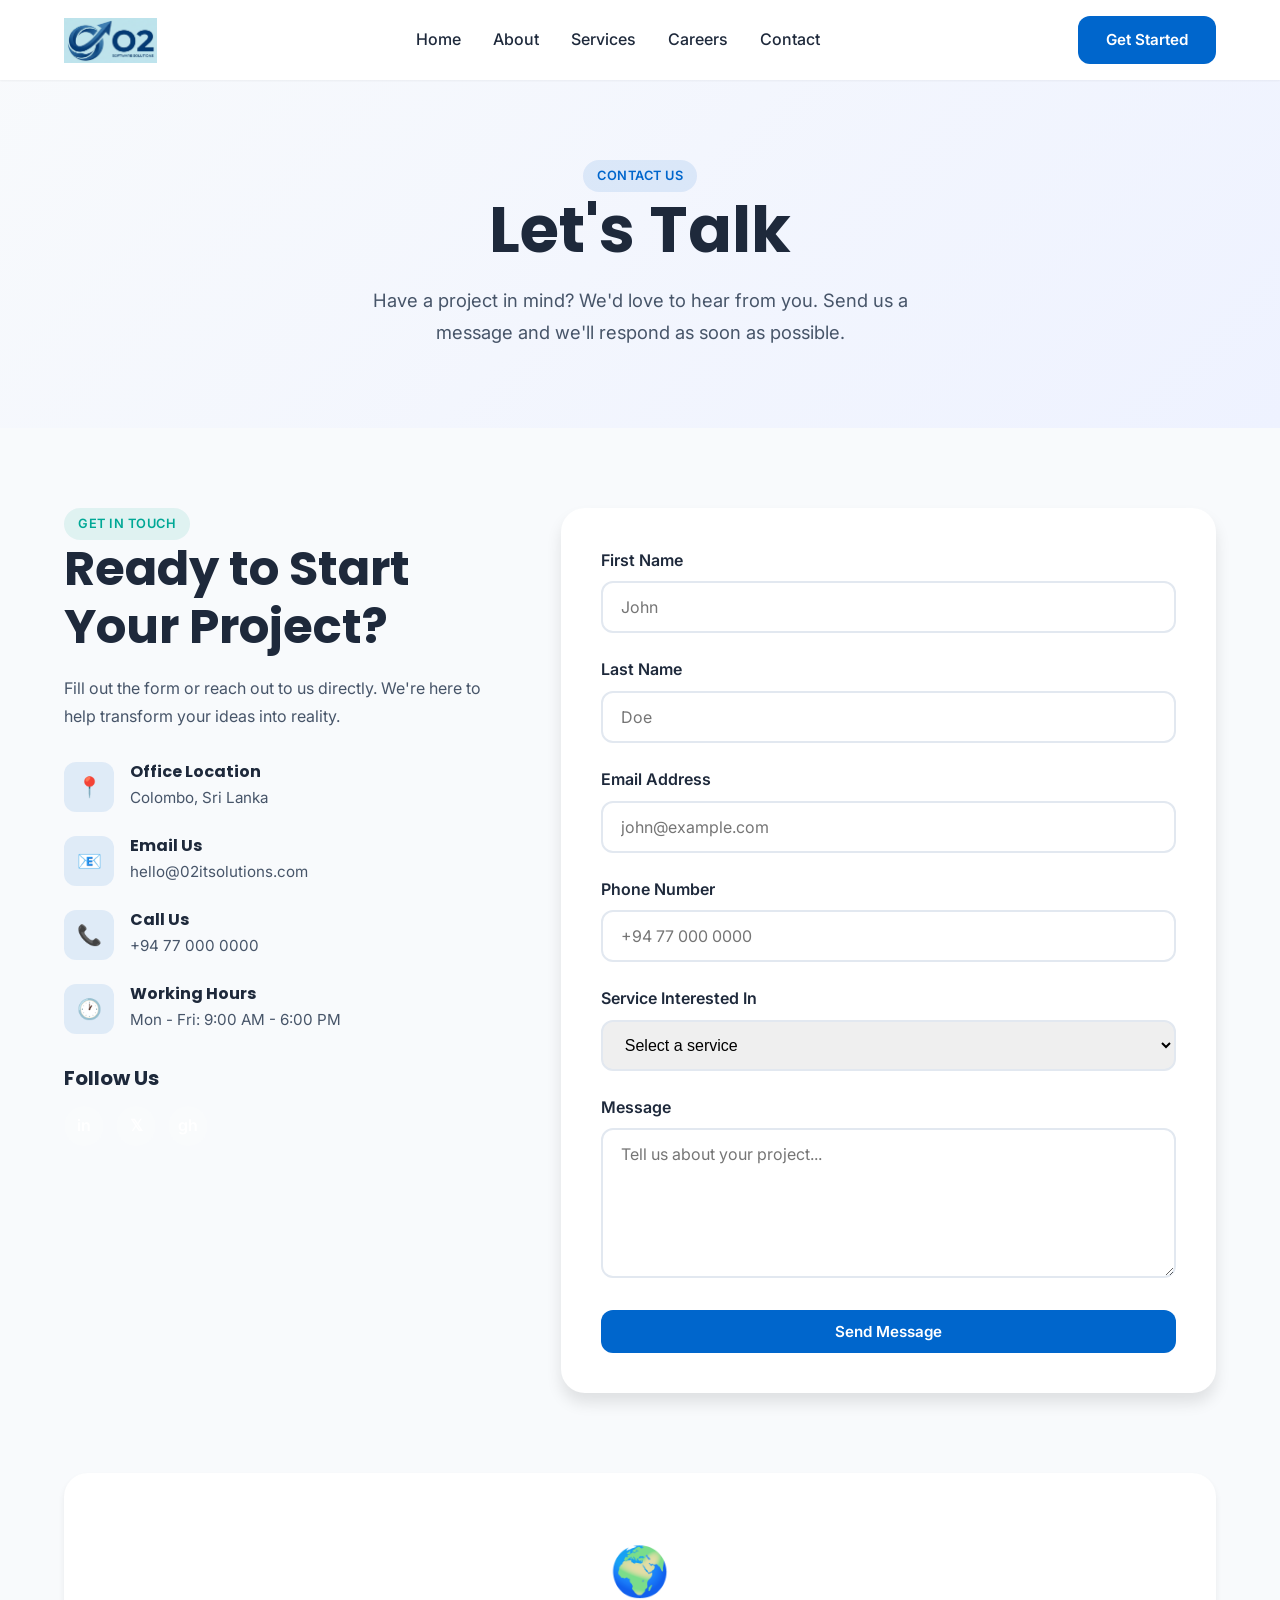
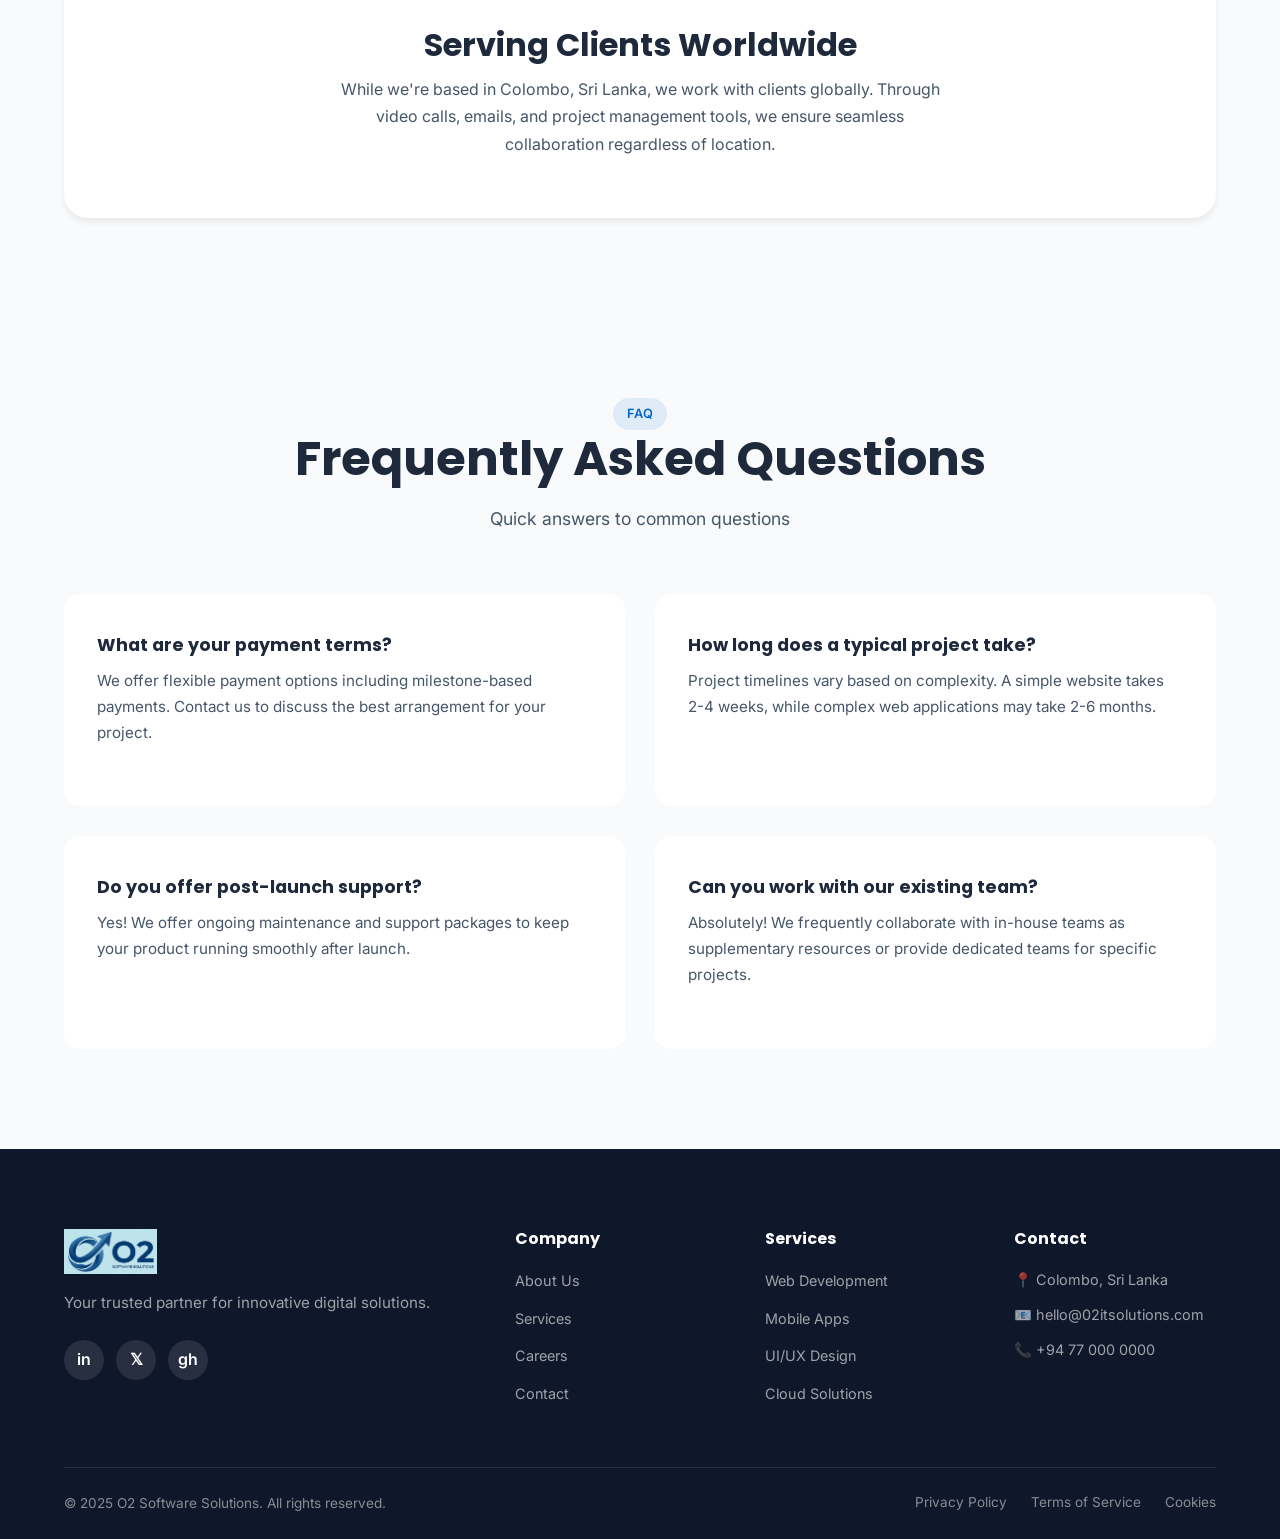
<file: contact.html>
<!DOCTYPE html>
<html lang="en">
<head>
    <meta charset="UTF-8">
    <meta name="viewport" content="width=device-width, initial-scale=1.0">
    <title>Contact Us | O2 Software Solutions</title>
    <meta name="description" content="Get in touch with O2 Software Solutions. We're ready to help with your next project.">
    <link rel="icon" type="image/png" href="images/O2-icon.png">
    
    <!-- Fonts -->
    <link rel="preconnect" href="https://fonts.googleapis.com">
    <link rel="preconnect" href="https://fonts.gstatic.com" crossorigin>
    <link href="https://fonts.googleapis.com/css2?family=Inter:wght@300;400;500;600;700&family=Poppins:wght@400;500;600;700;800&display=swap" rel="stylesheet">
    
    <!-- Styles -->
    <link rel="stylesheet" href="styles.css">
</head>
<body>
    <!-- Header -->
    <header class="header">
        <div class="container">
            <div class="header-inner">
                <a href="index.html" class="logo">
                    <img src="images/O2-logo.png" alt="O2 Software Solutions">
                </a>
                
                <nav class="nav-menu">
                    <a href="index.html" class="nav-link">Home</a>
                    <a href="about.html" class="nav-link">About</a>
                    <a href="services.html" class="nav-link">Services</a>
                    <a href="careers.html" class="nav-link">Careers</a>
                    <a href="contact.html" class="nav-link active">Contact</a>
                </nav>
                
                <div class="nav-cta">
                    <a href="contact.html" class="btn btn-primary">Get Started</a>
                </div>
                
                <div class="menu-toggle">
                    <span></span>
                    <span></span>
                    <span></span>
                </div>
            </div>
        </div>
    </header>

    <!-- Page Header -->
    <section class="page-header">
        <div class="container">
            <span class="badge badge-primary">Contact Us</span>
            <h1>Let's Talk</h1>
            <p>Have a project in mind? We'd love to hear from you. Send us a message and we'll respond as soon as possible.</p>
        </div>
    </section>

    <!-- Contact Section -->
    <section class="contact-section">
        <div class="container">
            <div class="contact-grid">
                <!-- Contact Info -->
                <div class="contact-info">
                    <span class="badge badge-secondary">Get In Touch</span>
                    <h2>Ready to Start Your Project?</h2>
                    <p>Fill out the form or reach out to us directly. We're here to help transform your ideas into reality.</p>
                    
                    <div class="contact-details">
                        <div class="contact-item">
                            <div class="contact-icon">📍</div>
                            <div class="contact-text">
                                <h4>Office Location</h4>
                                <p>Colombo, Sri Lanka</p>
                            </div>
                        </div>
                        
                        <div class="contact-item">
                            <div class="contact-icon">📧</div>
                            <div class="contact-text">
                                <h4>Email Us</h4>
                                <p>hello@02itsolutions.com</p>
                            </div>
                        </div>
                        
                        <div class="contact-item">
                            <div class="contact-icon">📞</div>
                            <div class="contact-text">
                                <h4>Call Us</h4>
                                <p>+94 77 000 0000</p>
                            </div>
                        </div>
                        
                        <div class="contact-item">
                            <div class="contact-icon">🕐</div>
                            <div class="contact-text">
                                <h4>Working Hours</h4>
                                <p>Mon - Fri: 9:00 AM - 6:00 PM</p>
                            </div>
                        </div>
                    </div>
                    
                    <!-- Social Links -->
                    <div>
                        <h4 style="margin-bottom: 16px;">Follow Us</h4>
                        <div class="footer-socials">
                            <a href="#" class="footer-social">in</a>
                            <a href="#" class="footer-social">𝕏</a>
                            <a href="#" class="footer-social">gh</a>
                        </div>
                    </div>
                </div>
                
                <!-- Contact Form -->
                <div class="contact-form">
                    <form id="contactForm">
                        <div class="form-group">
                            <label for="firstName">First Name</label>
                            <input type="text" id="firstName" name="firstName" placeholder="John" required>
                        </div>
                        
                        <div class="form-group">
                            <label for="lastName">Last Name</label>
                            <input type="text" id="lastName" name="lastName" placeholder="Doe" required>
                        </div>
                        
                        <div class="form-group">
                            <label for="email">Email Address</label>
                            <input type="email" id="email" name="email" placeholder="john@example.com" required>
                        </div>
                        
                        <div class="form-group">
                            <label for="phone">Phone Number</label>
                            <input type="tel" id="phone" name="phone" placeholder="+94 77 000 0000">
                        </div>
                        
                        <div class="form-group">
                            <label for="service">Service Interested In</label>
                            <select id="service" name="service" style="width: 100%; padding: 14px 18px; border: 2px solid var(--border); border-radius: var(--radius-md); font-size: 1rem; transition: var(--transition);">
                                <option value="">Select a service</option>
                                <option value="web">Web Development</option>
                                <option value="mobile">Mobile Development</option>
                                <option value="design">UI/UX Design</option>
                                <option value="cloud">Cloud Solutions</option>
                                <option value="other">Other</option>
                            </select>
                        </div>
                        
                        <div class="form-group">
                            <label for="message">Message</label>
                            <textarea id="message" name="message" placeholder="Tell us about your project..." required></textarea>
                        </div>
                        
                        <button type="submit" class="btn btn-primary" style="width: 100%;">Send Message</button>
                    </form>
                </div>
            </div>
        </div>
    </section>

    <!-- Map Section -->
    <section style="padding-bottom: 80px;">
        <div class="container">
            <div style="background: var(--bg-surface); border-radius: var(--radius-xl); padding: 60px; text-align: center; box-shadow: var(--shadow-md);">
                <div style="font-size: 3rem; margin-bottom: 16px;">🌍</div>
                <h3 style="margin-bottom: 12px;">Serving Clients Worldwide</h3>
                <p style="max-width: 600px; margin: 0 auto;">While we're based in Colombo, Sri Lanka, we work with clients globally. Through video calls, emails, and project management tools, we ensure seamless collaboration regardless of location.</p>
            </div>
        </div>
    </section>

    <!-- FAQ Section -->
    <section class="section" style="background: var(--bg-main);">
        <div class="container">
            <div class="section-header">
                <span class="badge badge-primary">FAQ</span>
                <h2>Frequently Asked Questions</h2>
                <p>Quick answers to common questions</p>
            </div>
            
            <div class="services-grid" style="grid-template-columns: 1fr 1fr;">
                <div class="service-card" style="text-align: left;">
                    <h3 style="font-size: 1.1rem; margin-bottom: 12px;">What are your payment terms?</h3>
                    <p style="font-size: 0.95rem;">We offer flexible payment options including milestone-based payments. Contact us to discuss the best arrangement for your project.</p>
                </div>
                
                <div class="service-card" style="text-align: left;">
                    <h3 style="font-size: 1.1rem; margin-bottom: 12px;">How long does a typical project take?</h3>
                    <p style="font-size: 0.95rem;">Project timelines vary based on complexity. A simple website takes 2-4 weeks, while complex web applications may take 2-6 months.</p>
                </div>
                
                <div class="service-card" style="text-align: left;">
                    <h3 style="font-size: 1.1rem; margin-bottom: 12px;">Do you offer post-launch support?</h3>
                    <p style="font-size: 0.95rem;">Yes! We offer ongoing maintenance and support packages to keep your product running smoothly after launch.</p>
                </div>
                
                <div class="service-card" style="text-align: left;">
                    <h3 style="font-size: 1.1rem; margin-bottom: 12px;">Can you work with our existing team?</h3>
                    <p style="font-size: 0.95rem;">Absolutely! We frequently collaborate with in-house teams as supplementary resources or provide dedicated teams for specific projects.</p>
                </div>
            </div>
        </div>
    </section>

    <!-- Footer -->
    <footer class="footer">
        <div class="container">
            <div class="footer-grid">
                <div class="footer-brand">
                    <a href="index.html" class="logo">
                        <img src="images/O2-logo.png" alt="O2 Software Solutions">
                    </a>
                    <p>Your trusted partner for innovative digital solutions.</p>
                    <div class="footer-socials">
                        <a href="#" class="footer-social">in</a>
                        <a href="#" class="footer-social">𝕏</a>
                        <a href="#" class="footer-social">gh</a>
                    </div>
                </div>
                
                <div class="footer-col">
                    <h4>Company</h4>
                    <ul class="footer-links">
                        <li><a href="about.html">About Us</a></li>
                        <li><a href="services.html">Services</a></li>
                        <li><a href="careers.html">Careers</a></li>
                        <li><a href="contact.html">Contact</a></li>
                    </ul>
                </div>
                
                <div class="footer-col">
                    <h4>Services</h4>
                    <ul class="footer-links">
                        <li><a href="services.html">Web Development</a></li>
                        <li><a href="services.html">Mobile Apps</a></li>
                        <li><a href="services.html">UI/UX Design</a></li>
                        <li><a href="services.html">Cloud Solutions</a></li>
                    </ul>
                </div>
                
                <div class="footer-col">
                    <h4>Contact</h4>
                    <ul class="footer-contact">
                        <li>📍 Colombo, Sri Lanka</li>
                        <li>📧 hello@02itsolutions.com</li>
                        <li>📞 +94 77 000 0000</li>
                    </ul>
                </div>
            </div>
            
            <div class="footer-bottom">
                <p>&copy; 2025 O2 Software Solutions. All rights reserved.</p>
                <div class="footer-legal">
                    <a href="#">Privacy Policy</a>
                    <a href="#">Terms of Service</a>
                    <a href="#">Cookies</a>
                </div>
            </div>
        </div>
    </footer>

    <script src="main.js"></script>
</body>
</html>
</file>
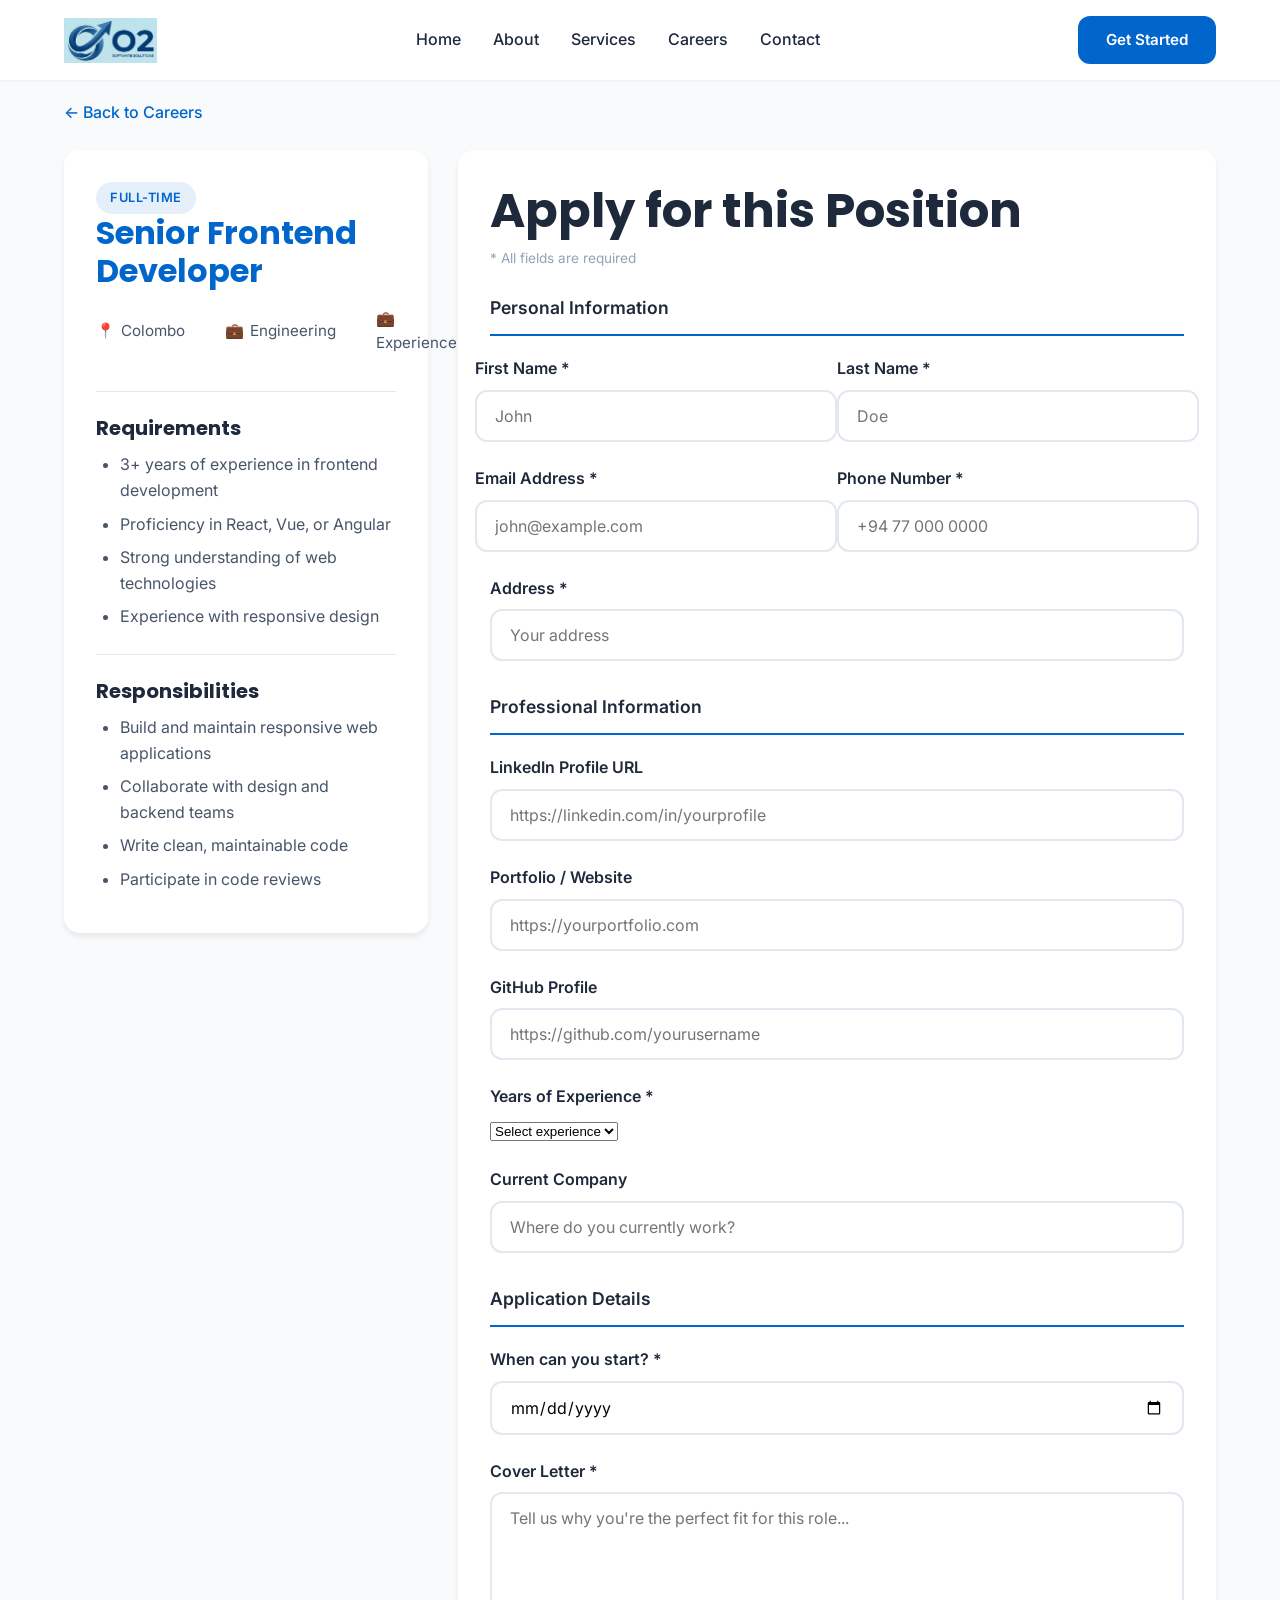
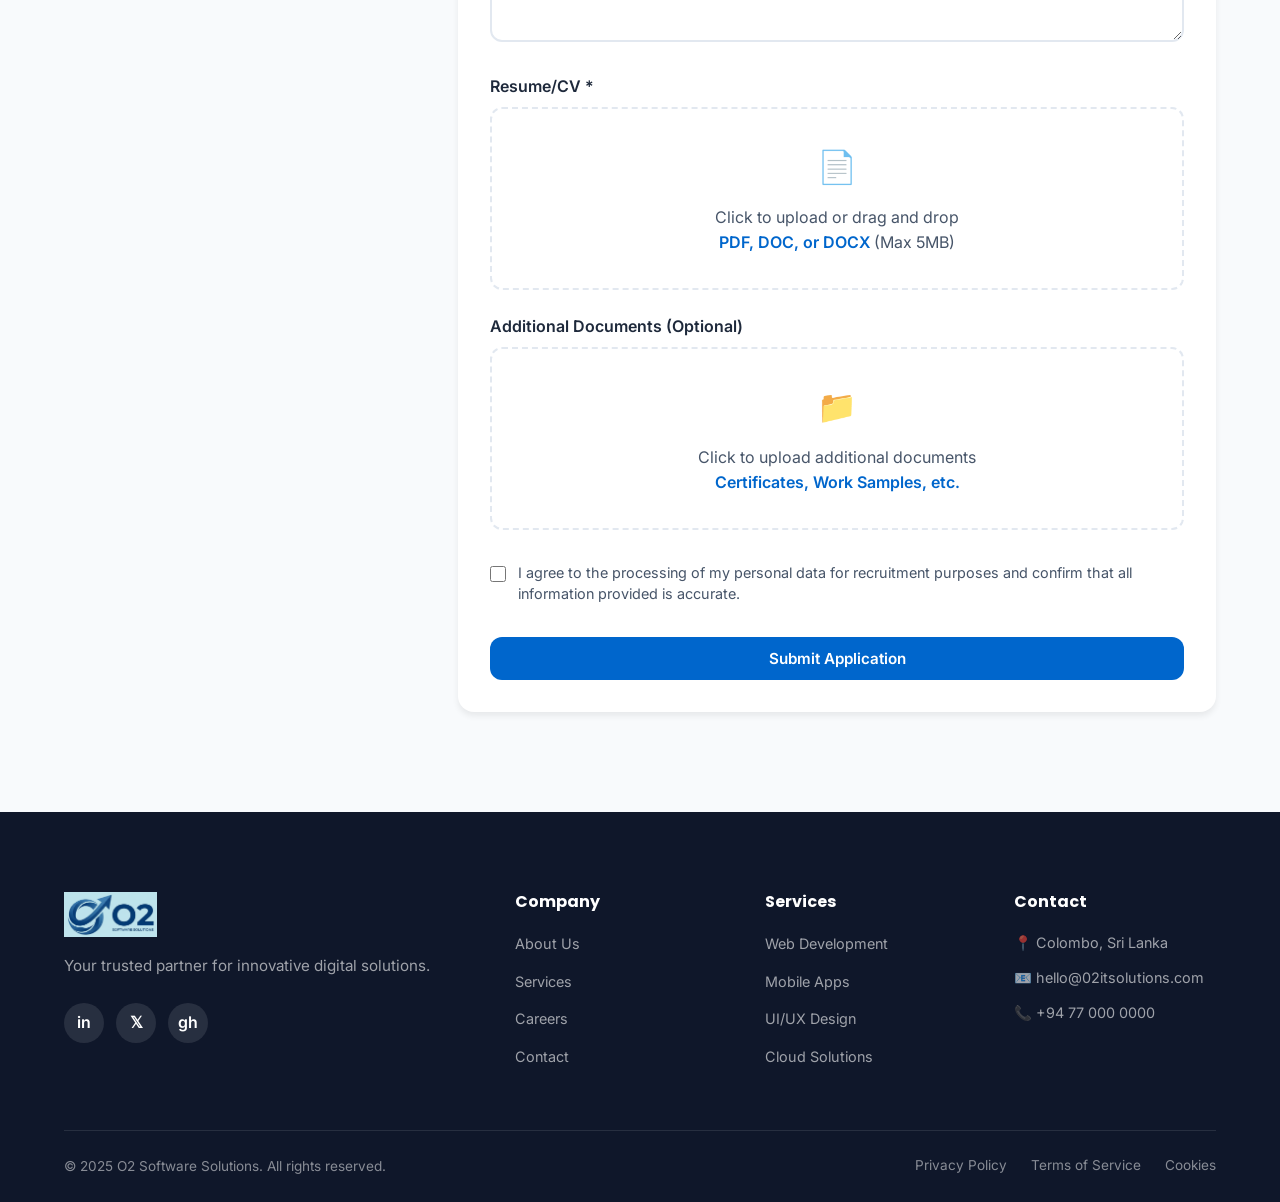
<file: job-application.html>
<!DOCTYPE html>
<html lang="en">
<head>
    <meta charset="UTF-8">
    <meta name="viewport" content="width=device-width, initial-scale=1.0">
    <title>Job Application | O2 Software Solutions</title>
    <meta name="description" content="Apply for a position at O2 Software Solutions">
    <link rel="icon" type="image/png" href="images/O2-icon.png">
    
    <!-- Fonts -->
    <link rel="preconnect" href="https://fonts.googleapis.com">
    <link rel="preconnect" href="https://fonts.gstatic.com" crossorigin>
    <link href="https://fonts.googleapis.com/css2?family=Inter:wght@300;400;500;600;700&family=Poppins:wght@400;500;600;700;800&display=swap" rel="stylesheet">
    
    <!-- Styles -->
    <link rel="stylesheet" href="styles.css">
    
    <style>
        .application-header {
            background: linear-gradient(135deg, var(--primary) 0%, var(--primary-dark) 100%);
            color: white;
            padding: 40px 0;
            margin-bottom: 40px;
        }
        
        .job-details-card {
            background: var(--bg-surface);
            border-radius: var(--radius-lg);
            padding: 32px;
            margin-bottom: 32px;
            box-shadow: var(--shadow-md);
        }
        
        .job-details-card h3 {
            margin-bottom: 16px;
            color: var(--primary);
        }
        
        .job-meta-item {
            display: inline-flex;
            align-items: center;
            gap: 8px;
            margin-right: 24px;
            margin-bottom: 12px;
            color: var(--text-secondary);
            font-size: 0.95rem;
        }
        
        .job-description {
            margin-top: 24px;
            padding-top: 24px;
            border-top: 1px solid var(--border);
        }
        
        .job-description h4 {
            margin-bottom: 12px;
        }
        
        .job-description ul {
            list-style: disc;
            padding-left: 24px;
            color: var(--text-secondary);
        }
        
        .job-description li {
            margin-bottom: 8px;
        }
        
        .back-link {
            display: inline-flex;
            align-items: center;
            gap: 8px;
            color: var(--primary);
            font-weight: 500;
            margin-bottom: 24px;
        }
        
        .back-link:hover {
            gap: 12px;
        }
        
        .required-note {
            font-size: 0.85rem;
            color: var(--text-muted);
            margin-bottom: 24px;
        }
        
        .success-message {
            display: none;
            text-align: center;
            padding: 60px 40px;
            background: var(--bg-surface);
            border-radius: var(--radius-xl);
            box-shadow: var(--shadow-lg);
        }
        
        .success-message.show {
            display: block;
        }
        
        .success-icon {
            width: 80px;
            height: 80px;
            background: rgba(0, 168, 150, 0.1);
            border-radius: 50%;
            display: flex;
            align-items: center;
            justify-content: center;
            font-size: 2.5rem;
            margin: 0 auto 24px;
        }
        
        .success-message h3 {
            color: var(--secondary);
            margin-bottom: 12px;
        }
        
        .success-message p {
            max-width: 400px;
            margin: 0 auto 24px;
        }
        
        .form-section {
            margin-bottom: 32px;
        }
        
        .form-section-title {
            font-size: 1.1rem;
            font-weight: 600;
            margin-bottom: 20px;
            color: var(--text-main);
            padding-bottom: 12px;
            border-bottom: 2px solid var(--primary);
        }
        
        .file-upload {
            border: 2px dashed var(--border);
            border-radius: var(--radius-md);
            padding: 32px;
            text-align: center;
            cursor: pointer;
            transition: var(--transition);
        }
        
        .file-upload:hover {
            border-color: var(--primary);
            background: rgba(0, 102, 204, 0.02);
        }
        
        .file-upload input {
            display: none;
        }
        
        .file-upload-icon {
            font-size: 2rem;
            margin-bottom: 12px;
        }
        
        .file-upload-text {
            color: var(--text-secondary);
        }
        
        .file-upload-text span {
            color: var(--primary);
            font-weight: 600;
        }
        
        .checkbox-group {
            display: flex;
            align-items: flex-start;
            gap: 12px;
        }
        
        .checkbox-group input[type="checkbox"] {
            width: 20px;
            height: 20px;
            margin-top: 2px;
            accent-color: var(--primary);
        }
        
        .checkbox-group label {
            font-size: 0.9rem;
            color: var(--text-secondary);
            line-height: 1.5;
        }
    </style>
</head>
<body>
    <!-- Header -->
    <header class="header">
        <div class="container">
            <div class="header-inner">
                <a href="index.html" class="logo">
                    <img src="images/O2-logo.png" alt="O2 Software Solutions">
                </a>
                
                <nav class="nav-menu">
                    <a href="index.html" class="nav-link">Home</a>
                    <a href="about.html" class="nav-link">About</a>
                    <a href="services.html" class="nav-link">Services</a>
                    <a href="careers.html" class="nav-link active">Careers</a>
                    <a href="contact.html" class="nav-link">Contact</a>
                </nav>
                
                <div class="nav-cta">
                    <a href="contact.html" class="btn btn-primary">Get Started</a>
                </div>
                
                <div class="menu-toggle">
                    <span></span>
                    <span></span>
                    <span></span>
                </div>
            </div>
        </div>
    </header>

    <!-- Application Form -->
    <section class="section">
        <div class="container">
            <a href="careers.html" class="back-link">← Back to Careers</a>
            
            <div class="row">
                <div class="col-lg-4">
                    <!-- Job Details -->
                    <div class="job-details-card">
                        <span class="badge badge-primary" id="jobType">Full-Time</span>
                        <h3 id="jobTitle">Senior Frontend Developer</h3>
                        
                        <div class="job-meta">
                            <span class="job-meta-item">📍 <span id="jobLocation">Colombo</span></span>
                            <span class="job-meta-item">💼 <span id="jobDepartment">Engineering</span></span>
                            <span class="job-meta-item">💼 Experience</span>
                        </div>
                        
                        <div class="job-description">
                            <h4>Requirements</h4>
                            <ul id="jobRequirements">
                                <li>3+ years of experience in frontend development</li>
                                <li>Proficiency in React, Vue, or Angular</li>
                                <li>Strong understanding of web technologies</li>
                                <li>Experience with responsive design</li>
                            </ul>
                        </div>
                        
                        <div class="job-description">
                            <h4>Responsibilities</h4>
                            <ul id="jobResponsibilities">
                                <li>Build and maintain responsive web applications</li>
                                <li>Collaborate with design and backend teams</li>
                                <li>Write clean, maintainable code</li>
                                <li>Participate in code reviews</li>
                            </ul>
                        </div>
                    </div>
                </div>
                
                <div class="col-lg-8">
                    <!-- Success Message -->
                    <div class="success-message" id="successMessage">
                        <div class="success-icon">✓</div>
                        <h3>Application Submitted!</h3>
                        <p>Thank you for applying! We've received your application and will review it shortly. We'll get back to you within 2-3 business days.</p>
                        <a href="careers.html" class="btn btn-primary">View More Jobs</a>
                    </div>
                    
                    <!-- Application Form -->
                    <div class="card" id="applicationForm">
                        <h2 style="margin-bottom: 8px;">Apply for this Position</h2>
                        <p class="required-note">* All fields are required</p>
                        
                        <form id="jobApplicationForm">
                            <!-- Personal Information -->
                            <div class="form-section">
                                <div class="form-section-title">Personal Information</div>
                                
                                <div class="row">
                                    <div class="col-md-6">
                                        <div class="form-group">
                                            <label for="firstName">First Name *</label>
                                            <input type="text" id="firstName" name="firstName" placeholder="John" required>
                                        </div>
                                    </div>
                                    <div class="col-md-6">
                                        <div class="form-group">
                                            <label for="lastName">Last Name *</label>
                                            <input type="text" id="lastName" name="lastName" placeholder="Doe" required>
                                        </div>
                                    </div>
                                </div>
                                
                                <div class="row">
                                    <div class="col-md-6">
                                        <div class="form-group">
                                            <label for="email">Email Address *</label>
                                            <input type="email" id="email" name="email" placeholder="john@example.com" required>
                                        </div>
                                    </div>
                                    <div class="col-md-6">
                                        <div class="form-group">
                                            <label for="phone">Phone Number *</label>
                                            <input type="tel" id="phone" name="phone" placeholder="+94 77 000 0000" required>
                                        </div>
                                    </div>
                                </div>
                                
                                <div class="form-group">
                                    <label for="address">Address *</label>
                                    <input type="text" id="address" name="address" placeholder="Your address" required>
                                </div>
                            </div>
                            
                            <!-- Professional Information -->
                            <div class="form-section">
                                <div class="form-section-title">Professional Information</div>
                                
                                <div class="form-group">
                                    <label for="linkedin">LinkedIn Profile URL</label>
                                    <input type="url" id="linkedin" name="linkedin" placeholder="https://linkedin.com/in/yourprofile">
                                </div>
                                
                                <div class="form-group">
                                    <label for="portfolio">Portfolio / Website</label>
                                    <input type="url" id="portfolio" name="portfolio" placeholder="https://yourportfolio.com">
                                </div>
                                
                                <div class="form-group">
                                    <label for="github">GitHub Profile</label>
                                    <input type="url" id="github" name="github" placeholder="https://github.com/yourusername">
                                </div>
                                
                                <div class="form-group">
                                    <label for="experience">Years of Experience *</label>
                                    <select id="experience" name="experience" required>
                                        <option value="">Select experience</option>
                                        <option value="0-1">Less than 1 year</option>
                                        <option value="1-2">1-2 years</option>
                                        <option value="2-3">2-3 years</option>
                                        <option value="3-5">3-5 years</option>
                                        <option value="5-10">5-10 years</option>
                                        <option value="10+">10+ years</option>
                                    </select>
                                </div>
                                
                                <div class="form-group">
                                    <label for="currentCompany">Current Company</label>
                                    <input type="text" id="currentCompany" name="currentCompany" placeholder="Where do you currently work?">
                                </div>
                            </div>
                            
                            <!-- Application Details -->
                            <div class="form-section">
                                <div class="form-section-title">Application Details</div>
                                
                                <div class="form-group">
                                    <label for="startDate">When can you start? *</label>
                                    <input type="date" id="startDate" name="startDate" required>
                                </div>
                                
                                <div class="form-group">
                                    <label for="coverLetter">Cover Letter *</label>
                                    <textarea id="coverLetter" name="coverLetter" rows="5" placeholder="Tell us why you're the perfect fit for this role..." required></textarea>
                                </div>
                                
                                <div class="form-group">
                                    <label>Resume/CV *</label>
                                    <div class="file-upload" onclick="document.getElementById('resume').click()">
                                        <input type="file" id="resume" name="resume" accept=".pdf,.doc,.docx" required>
                                        <div class="file-upload-icon">📄</div>
                                        <div class="file-upload-text">
                                            Click to upload or drag and drop<br>
                                            <span>PDF, DOC, or DOCX</span> (Max 5MB)
                                        </div>
                                    </div>
                                </div>
                                
                                <div class="form-group">
                                    <label>Additional Documents (Optional)</label>
                                    <div class="file-upload" onclick="document.getElementById('additionalDocs').click()">
                                        <input type="file" id="additionalDocs" name="additionalDocs" accept=".pdf,.doc,.docx" multiple>
                                        <div class="file-upload-icon">📁</div>
                                        <div class="file-upload-text">
                                            Click to upload additional documents<br>
                                            <span>Certificates, Work Samples, etc.</span>
                                        </div>
                                    </div>
                                </div>
                            </div>
                            
                            <!-- Agreement -->
                            <div class="form-section">
                                <div class="checkbox-group">
                                    <input type="checkbox" id="terms" name="terms" required>
                                    <label for="terms">I agree to the processing of my personal data for recruitment purposes and confirm that all information provided is accurate.</label>
                                </div>
                            </div>
                            
                            <button type="submit" class="btn btn-primary" style="width: 100%;">Submit Application</button>
                        </form>
                    </div>
                </div>
            </div>
        </div>
    </section>

    <!-- Footer -->
    <footer class="footer">
        <div class="container">
            <div class="footer-grid">
                <div class="footer-brand">
                    <a href="index.html" class="logo">
                        <img src="images/O2-logo.png" alt="O2 Software Solutions">
                    </a>
                    <p>Your trusted partner for innovative digital solutions.</p>
                    <div class="footer-socials">
                        <a href="#" class="footer-social">in</a>
                        <a href="#" class="footer-social">𝕏</a>
                        <a href="#" class="footer-social">gh</a>
                    </div>
                </div>
                
                <div class="footer-col">
                    <h4>Company</h4>
                    <ul class="footer-links">
                        <li><a href="about.html">About Us</a></li>
                        <li><a href="services.html">Services</a></li>
                        <li><a href="careers.html">Careers</a></li>
                        <li><a href="contact.html">Contact</a></li>
                    </ul>
                </div>
                
                <div class="footer-col">
                    <h4>Services</h4>
                    <ul class="footer-links">
                        <li><a href="services.html">Web Development</a></li>
                        <li><a href="services.html">Mobile Apps</a></li>
                        <li><a href="services.html">UI/UX Design</a></li>
                        <li><a href="services.html">Cloud Solutions</a></li>
                    </ul>
                </div>
                
                <div class="footer-col">
                    <h4>Contact</h4>
                    <ul class="footer-contact">
                        <li>📍 Colombo, Sri Lanka</li>
                        <li>📧 hello@02itsolutions.com</li>
                        <li>📞 +94 77 000 0000</li>
                    </ul>
                </div>
            </div>
            
            <div class="footer-bottom">
                <p>&copy; 2025 O2 Software Solutions. All rights reserved.</p>
                <div class="footer-legal">
                    <a href="#">Privacy Policy</a>
                    <a href="#">Terms of Service</a>
                    <a href="#">Cookies</a>
                </div>
            </div>
        </div>
    </footer>

    <script src="main.js"></script>
    
    <script>
        // Get job details from URL parameters
        const urlParams = new URLSearchParams(window.location.search);
        const jobId = urlParams.get('job');
        
        const jobs = {
            'frontend': {
                title: 'Senior Frontend Developer',
                type: 'Full-Time',
                location: 'Colombo',
                department: 'Engineering',
                requirements: [
                    '3+ years of experience in frontend development',
                    'Proficiency in React, Vue, or Angular',
                    'Strong understanding of web technologies',
                    'Experience with responsive design',
                    'Knowledge of modern build tools'
                ],
                responsibilities: [
                    'Build and maintain responsive web applications',
                    'Collaborate with design and backend teams',
                    'Write clean, maintainable code',
                    'Participate in code reviews',
                    'Mentor junior developers'
                ]
            },
            'designer': {
                title: 'UI/UX Designer',
                type: 'Full-Time',
                location: 'Colombo',
                department: 'Design',
                requirements: [
                    '2+ years of UI/UX design experience',
                    'Proficiency in Figma, Sketch, or Adobe XD',
                    'Strong portfolio showcasing design work',
                    'Understanding of user research',
                    'Experience with design systems'
                ],
                responsibilities: [
                    'Create user-centered designs',
                    'Develop wireframes and prototypes',
                    'Collaborate with developers',
                    'Conduct user testing',
                    'Maintain design consistency'
                ]
            },
            'backend': {
                title: 'Backend Developer',
                type: 'Full-Time',
                location: 'Remote',
                department: 'Engineering',
                requirements: [
                    '3+ years of backend development experience',
                    'Proficiency in Node.js, Python, or Java',
                    'Experience with databases (SQL/NoSQL)',
                    'Understanding of RESTful APIs',
                    'Knowledge of cloud services'
                ],
                responsibilities: [
                    'Develop server-side applications',
                    'Design and implement APIs',
                    'Optimize database queries',
                    'Ensure security best practices',
                    'Write technical documentation'
                ]
            },
            'devops': {
                title: 'DevOps Engineer',
                type: 'Full-Time',
                location: 'Colombo',
                department: 'Operations',
                requirements: [
                    '2+ years of DevOps experience',
                    'Experience with AWS, Azure, or GCP',
                    'Knowledge of Docker and Kubernetes',
                    'CI/CD pipeline expertise',
                    'Scripting skills (Bash, Python)'
                ],
                responsibilities: [
                    'Manage cloud infrastructure',
                    'Implement CI/CD pipelines',
                    'Monitor system performance',
                    'Ensure security compliance',
                    'Automate deployment processes'
                ]
            },
            'manager': {
                title: 'Project Manager',
                type: 'Full-Time',
                location: 'Colombo',
                department: 'Management',
                requirements: [
                    '3+ years of project management experience',
                    'PMP or Scrum certification preferred',
                    'Experience with agile methodologies',
                    'Strong communication skills',
                    'Technical background preferred'
                ],
                responsibilities: [
                    'Lead project planning sessions',
                    'Coordinate with stakeholders',
                    'Manage project timelines',
                    'Track budget and resources',
                    'Ensure quality deliverables'
                ]
            },
            'qa': {
                title: 'QA Engineer',
                type: 'Part-Time',
                location: 'Remote',
                department: 'Testing',
                requirements: [
                    '1+ years of QA experience',
                    'Knowledge of testing methodologies',
                    'Experience with test automation',
                    'Attention to detail',
                    'Strong analytical skills'
                ],
                responsibilities: [
                    'Create test plans and cases',
                    'Execute manual and automated tests',
                    'Report and track bugs',
                    'Collaborate with developers',
                    'Ensure product quality'
                ]
            }
        };
        
        // Set job details if valid job
        if (jobId && jobs[jobId]) {
            const job = jobs[jobId];
            document.getElementById('jobTitle').textContent = job.title;
            document.getElementById('jobType').textContent = job.type;
            document.getElementById('jobLocation').textContent = job.location;
            document.getElementById('jobDepartment').textContent = job.department;
            
            const reqList = document.getElementById('jobRequirements');
            reqList.innerHTML = job.requirements.map(req => `<li>${req}</li>`).join('');
            
            const respList = document.getElementById('jobResponsibilities');
            respList.innerHTML = job.responsibilities.map(resp => `<li>${resp}</li>`).join('');
        }
        
        // Form submission
        const form = document.getElementById('jobApplicationForm');
        form.addEventListener('submit', function(e) {
            e.preventDefault();
            
            // Show success message
            document.getElementById('applicationForm').style.display = 'none';
            document.getElementById('successMessage').classList.add('show');
            
            // Scroll to top
            window.scrollTo({ top: 0, behavior: 'smooth' });
            
            console.log('Job application submitted!');
        });
        
        // File upload display
        const resumeInput = document.getElementById('resume');
        resumeInput.addEventListener('change', function() {
            if (this.files.length > 0) {
                const fileName = this.files[0].name;
                this.parentElement.querySelector('.file-upload-text').innerHTML = 
                    `Selected: <span>${fileName}</span>`;
            }
        });
    </script>
</body>
</html>
</file>
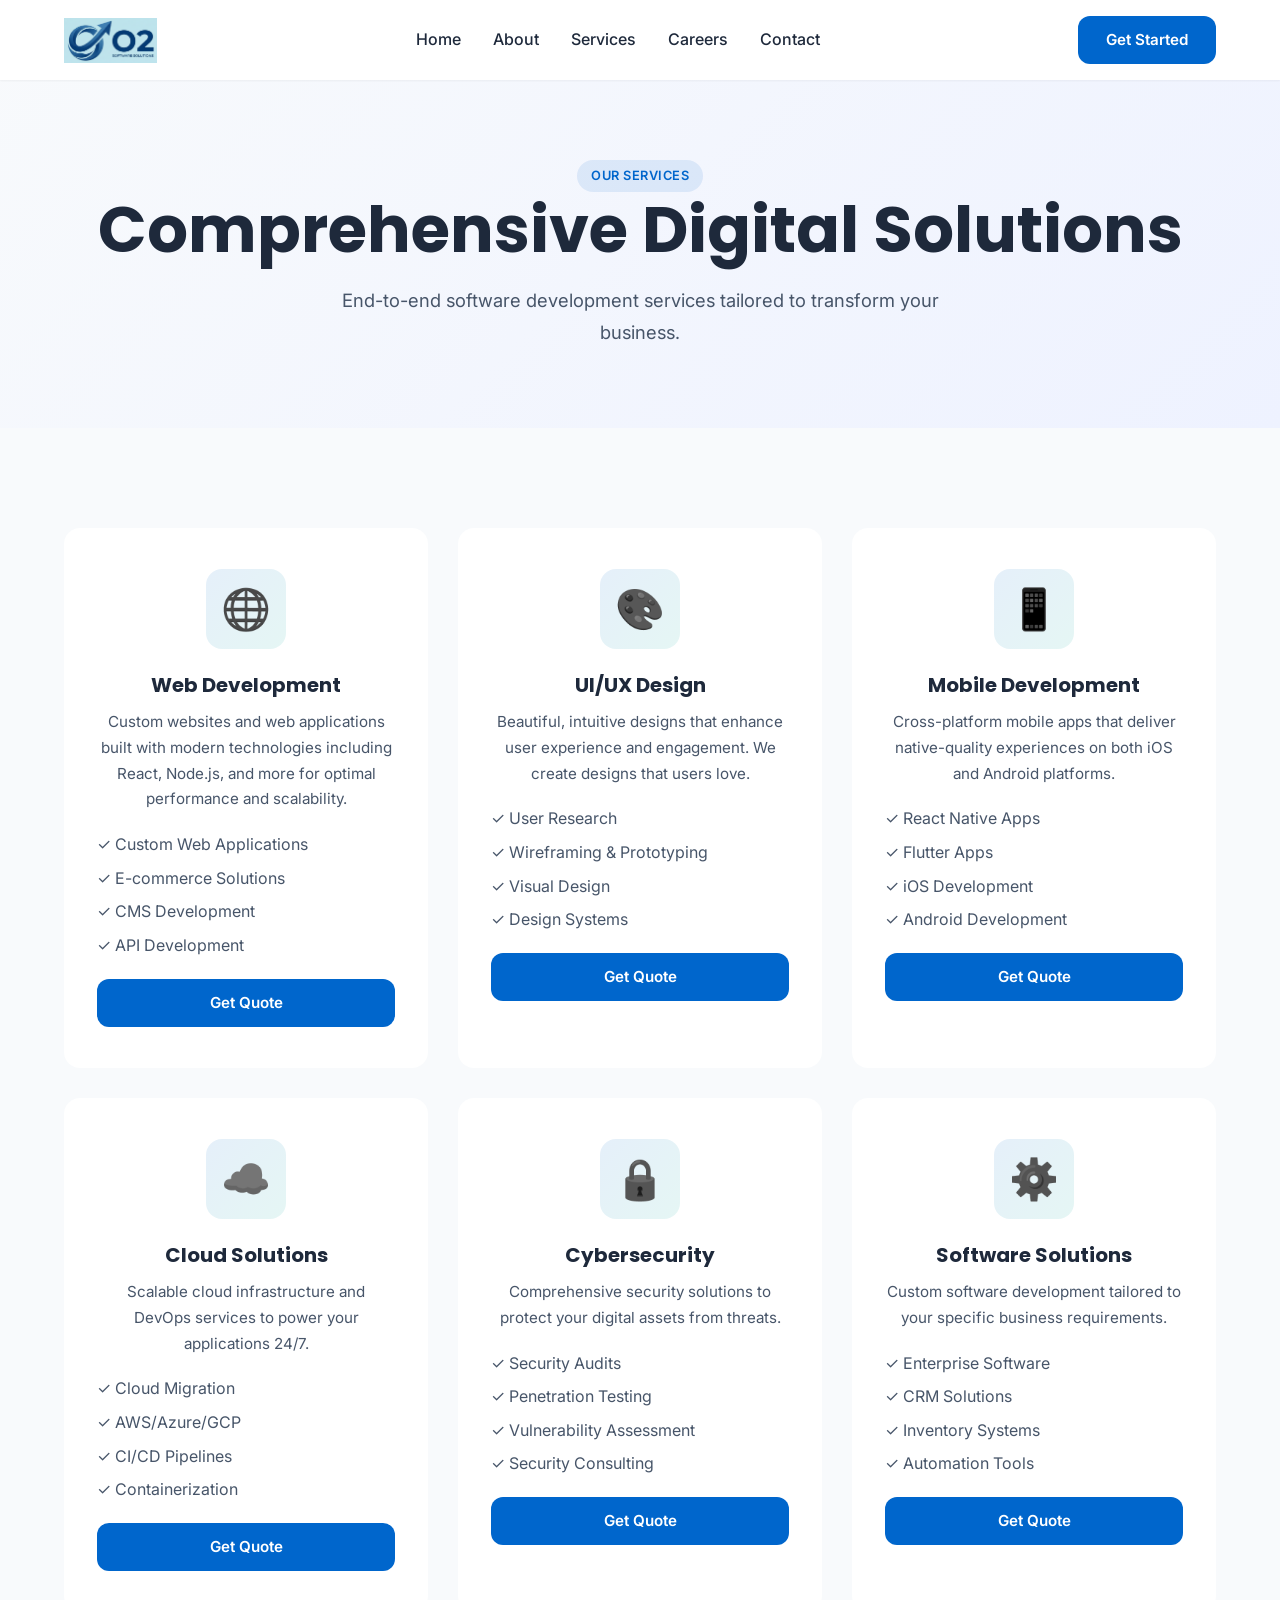
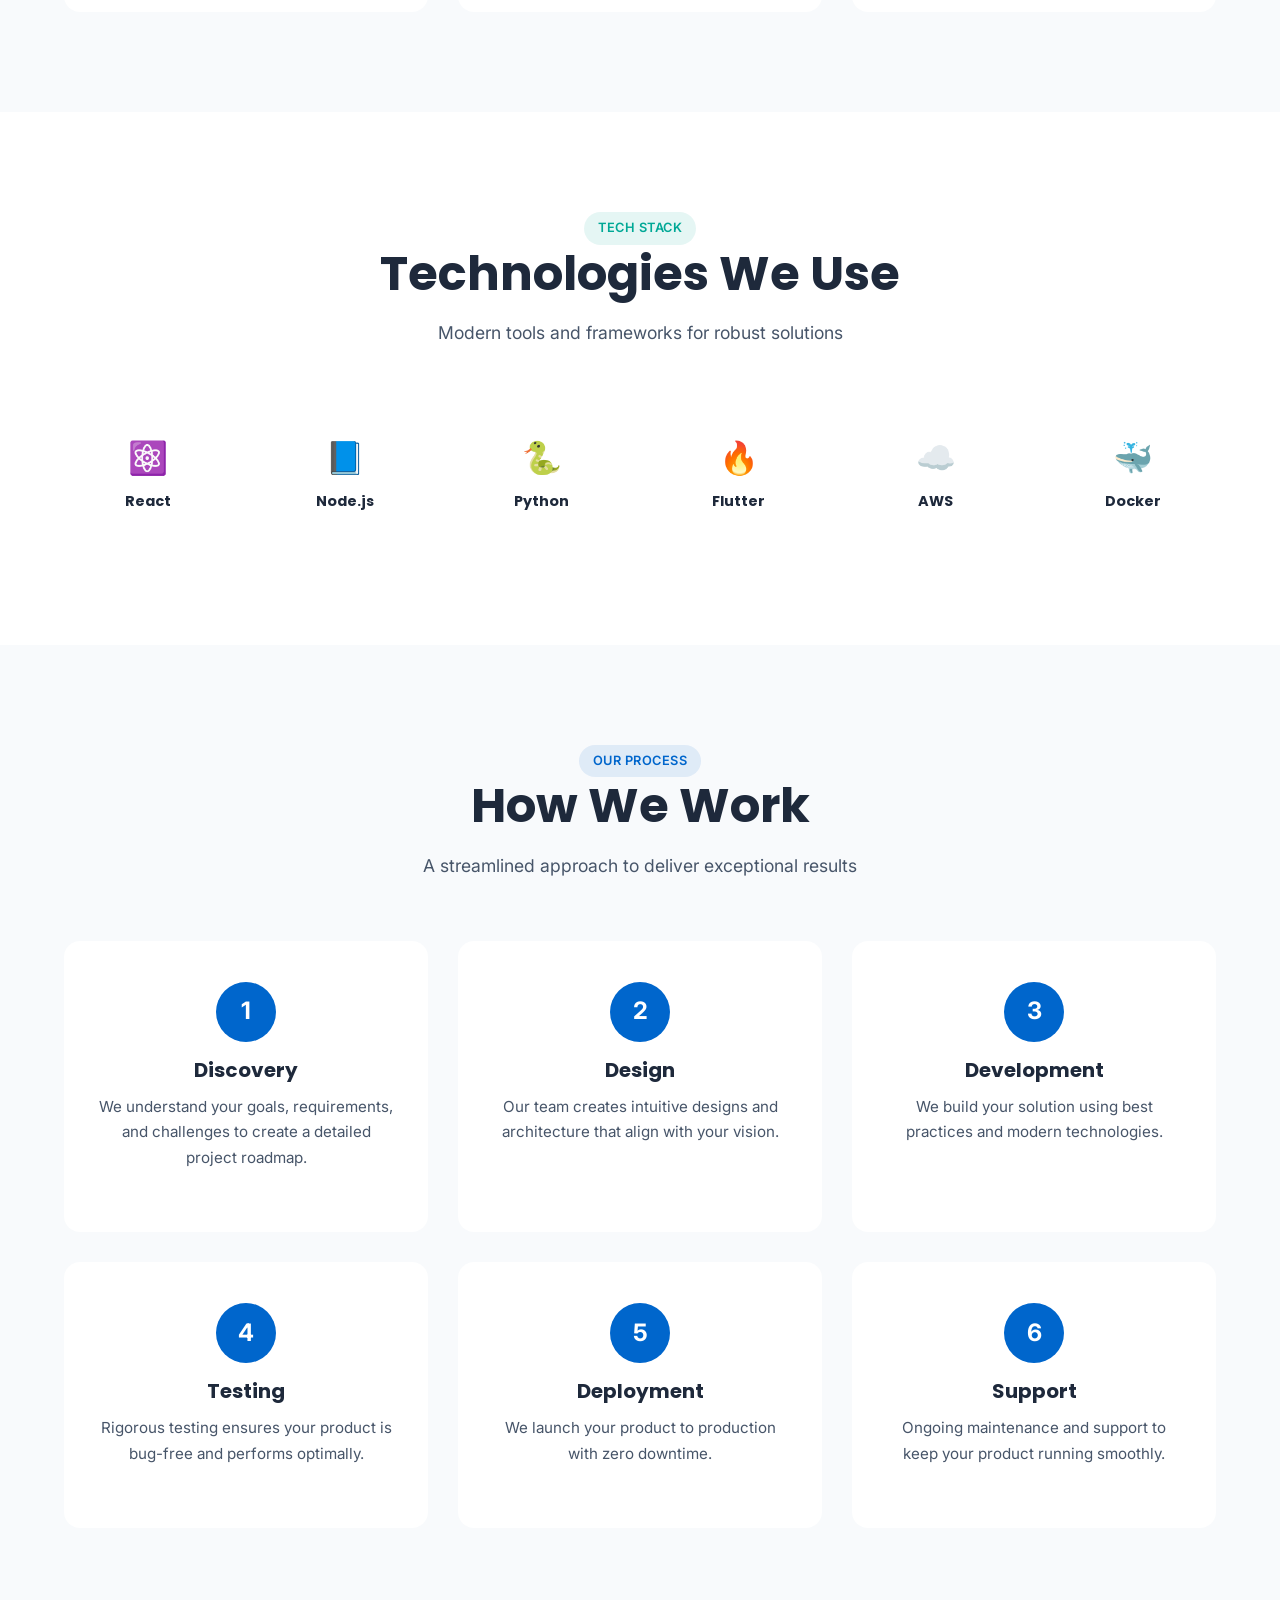
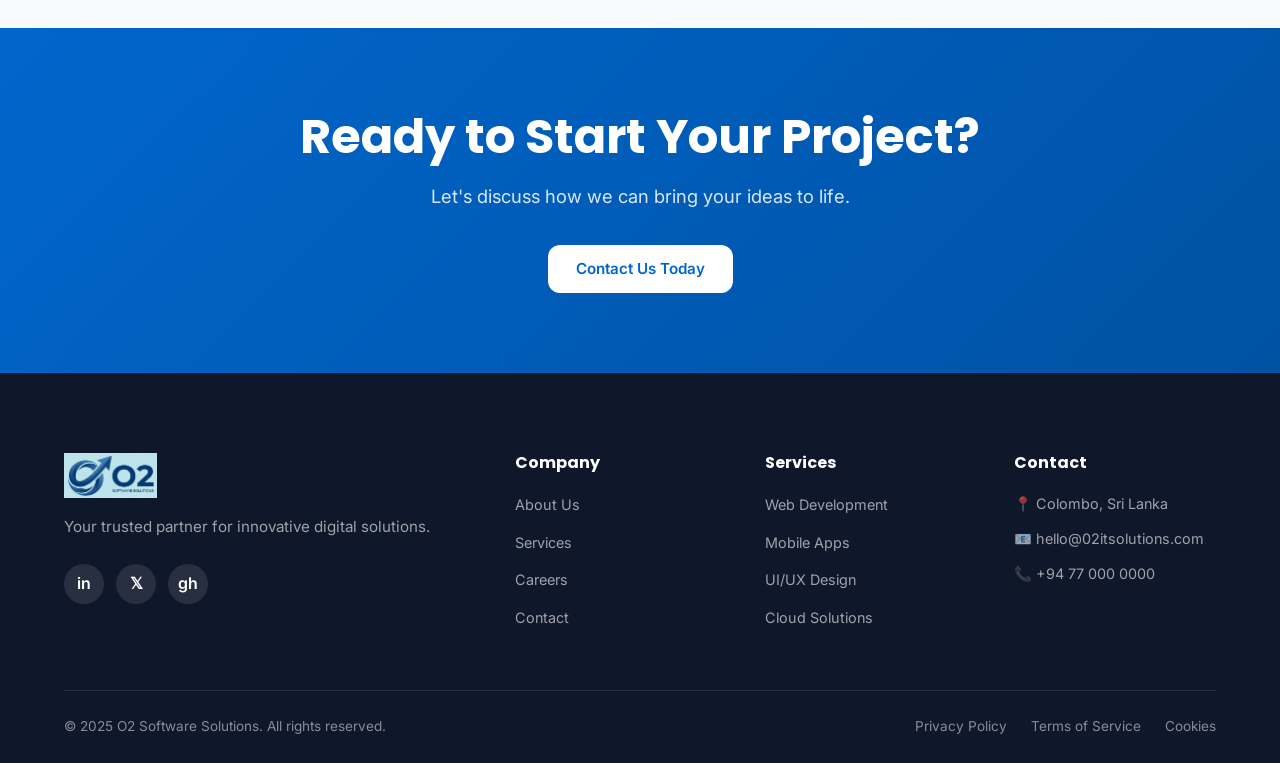
<file: services.html>
<!DOCTYPE html>
<html lang="en">
<head>
    <meta charset="UTF-8">
    <meta name="viewport" content="width=device-width, initial-scale=1.0">
    <title>Services | O2 Software Solutions</title>
    <meta name="description" content="Explore our comprehensive software development services - web, mobile, cloud, and more.">
    <link rel="icon" type="image/png" href="images/O2-icon.png">
    
    <!-- Fonts -->
    <link rel="preconnect" href="https://fonts.googleapis.com">
    <link rel="preconnect" href="https://fonts.gstatic.com" crossorigin>
    <link href="https://fonts.googleapis.com/css2?family=Inter:wght@300;400;500;600;700&family=Poppins:wght@400;500;600;700;800&display=swap" rel="stylesheet">
    
    <!-- Styles -->
    <link rel="stylesheet" href="styles.css">
</head>
<body>
    <!-- Header -->
    <header class="header">
        <div class="container">
            <div class="header-inner">
                <a href="index.html" class="logo">
                    <img src="images/O2-logo.png" alt="O2 Software Solutions">
                </a>
                
                <nav class="nav-menu">
                    <a href="index.html" class="nav-link">Home</a>
                    <a href="about.html" class="nav-link">About</a>
                    <a href="services.html" class="nav-link active">Services</a>
                    <a href="careers.html" class="nav-link">Careers</a>
                    <a href="contact.html" class="nav-link">Contact</a>
                </nav>
                
                <div class="nav-cta">
                    <a href="contact.html" class="btn btn-primary">Get Started</a>
                </div>
                
                <div class="menu-toggle">
                    <span></span>
                    <span></span>
                    <span></span>
                </div>
            </div>
        </div>
    </header>

    <!-- Page Header -->
    <section class="page-header">
        <div class="container">
            <span class="badge badge-primary">Our Services</span>
            <h1>Comprehensive Digital Solutions</h1>
            <p>End-to-end software development services tailored to transform your business.</p>
        </div>
    </section>

    <!-- Services Grid -->
    <section class="section services">
        <div class="container">
            <div class="services-grid">
                <div class="service-card">
                    <div class="service-icon"><span>🌐</span></div>
                    <h3>Web Development</h3>
                    <p>Custom websites and web applications built with modern technologies including React, Node.js, and more for optimal performance and scalability.</p>
                    <ul style="text-align: left; margin: 20px 0; color: var(--text-secondary);">
                        <li style="margin-bottom: 8px;">✓ Custom Web Applications</li>
                        <li style="margin-bottom: 8px;">✓ E-commerce Solutions</li>
                        <li style="margin-bottom: 8px;">✓ CMS Development</li>
                        <li style="margin-bottom: 8px;">✓ API Development</li>
                    </ul>
                    <a href="contact.html" class="btn btn-primary" style="width: 100%;">Get Quote</a>
                </div>
                
                <div class="service-card">
                    <div class="service-icon"><span>🎨</span></div>
                    <h3>UI/UX Design</h3>
                    <p>Beautiful, intuitive designs that enhance user experience and engagement. We create designs that users love.</p>
                    <ul style="text-align: left; margin: 20px 0; color: var(--text-secondary);">
                        <li style="margin-bottom: 8px;">✓ User Research</li>
                        <li style="margin-bottom: 8px;">✓ Wireframing & Prototyping</li>
                        <li style="margin-bottom: 8px;">✓ Visual Design</li>
                        <li style="margin-bottom: 8px;">✓ Design Systems</li>
                    </ul>
                    <a href="contact.html" class="btn btn-primary" style="width: 100%;">Get Quote</a>
                </div>
                
                <div class="service-card">
                    <div class="service-icon"><span>📱</span></div>
                    <h3>Mobile Development</h3>
                    <p>Cross-platform mobile apps that deliver native-quality experiences on both iOS and Android platforms.</p>
                    <ul style="text-align: left; margin: 20px 0; color: var(--text-secondary);">
                        <li style="margin-bottom: 8px;">✓ React Native Apps</li>
                        <li style="margin-bottom: 8px;">✓ Flutter Apps</li>
                        <li style="margin-bottom: 8px;">✓ iOS Development</li>
                        <li style="margin-bottom: 8px;">✓ Android Development</li>
                    </ul>
                    <a href="contact.html" class="btn btn-primary" style="width: 100%;">Get Quote</a>
                </div>
                
                <div class="service-card">
                    <div class="service-icon"><span>☁️</span></div>
                    <h3>Cloud Solutions</h3>
                    <p>Scalable cloud infrastructure and DevOps services to power your applications 24/7.</p>
                    <ul style="text-align: left; margin: 20px 0; color: var(--text-secondary);">
                        <li style="margin-bottom: 8px;">✓ Cloud Migration</li>
                        <li style="margin-bottom: 8px;">✓ AWS/Azure/GCP</li>
                        <li style="margin-bottom: 8px;">✓ CI/CD Pipelines</li>
                        <li style="margin-bottom: 8px;">✓ Containerization</li>
                    </ul>
                    <a href="contact.html" class="btn btn-primary" style="width: 100%;">Get Quote</a>
                </div>
                
                <div class="service-card">
                    <div class="service-icon"><span>🔒</span></div>
                    <h3>Cybersecurity</h3>
                    <p>Comprehensive security solutions to protect your digital assets from threats.</p>
                    <ul style="text-align: left; margin: 20px 0; color: var(--text-secondary);">
                        <li style="margin-bottom: 8px;">✓ Security Audits</li>
                        <li style="margin-bottom: 8px;">✓ Penetration Testing</li>
                        <li style="margin-bottom: 8px;">✓ Vulnerability Assessment</li>
                        <li style="margin-bottom: 8px;">✓ Security Consulting</li>
                    </ul>
                    <a href="contact.html" class="btn btn-primary" style="width: 100%;">Get Quote</a>
                </div>
                
                <div class="service-card">
                    <div class="service-icon"><span>⚙️</span></div>
                    <h3>Software Solutions</h3>
                    <p>Custom software development tailored to your specific business requirements.</p>
                    <ul style="text-align: left; margin: 20px 0; color: var(--text-secondary);">
                        <li style="margin-bottom: 8px;">✓ Enterprise Software</li>
                        <li style="margin-bottom: 8px;">✓ CRM Solutions</li>
                        <li style="margin-bottom: 8px;">✓ Inventory Systems</li>
                        <li style="margin-bottom: 8px;">✓ Automation Tools</li>
                    </ul>
                    <a href="contact.html" class="btn btn-primary" style="width: 100%;">Get Quote</a>
                </div>
            </div>
        </div>
    </section>

    <!-- Tech Stack -->
    <section class="section" style="background: var(--bg-surface);">
        <div class="container">
            <div class="section-header">
                <span class="badge badge-secondary">Tech Stack</span>
                <h2>Technologies We Use</h2>
                <p>Modern tools and frameworks for robust solutions</p>
            </div>
            
            <div class="why-us-grid" style="grid-template-columns: repeat(6, 1fr);">
                <div class="why-us-card" style="padding: 24px;">
                    <div style="font-size: 2rem; margin-bottom: 10px;">⚛️</div>
                    <h4 style="font-size: 0.9rem;">React</h4>
                </div>
                <div class="why-us-card" style="padding: 24px;">
                    <div style="font-size: 2rem; margin-bottom: 10px;">📘</div>
                    <h4 style="font-size: 0.9rem;">Node.js</h4>
                </div>
                <div class="why-us-card" style="padding: 24px;">
                    <div style="font-size: 2rem; margin-bottom: 10px;">🐍</div>
                    <h4 style="font-size: 0.9rem;">Python</h4>
                </div>
                <div class="why-us-card" style="padding: 24px;">
                    <div style="font-size: 2rem; margin-bottom: 10px;">🔥</div>
                    <h4 style="font-size: 0.9rem;">Flutter</h4>
                </div>
                <div class="why-us-card" style="padding: 24px;">
                    <div style="font-size: 2rem; margin-bottom: 10px;">☁️</div>
                    <h4 style="font-size: 0.9rem;">AWS</h4>
                </div>
                <div class="why-us-card" style="padding: 24px;">
                    <div style="font-size: 2rem; margin-bottom: 10px;">🐳</div>
                    <h4 style="font-size: 0.9rem;">Docker</h4>
                </div>
            </div>
        </div>
    </section>

    <!-- Process -->
    <section class="section">
        <div class="container">
            <div class="section-header">
                <span class="badge badge-primary">Our Process</span>
                <h2>How We Work</h2>
                <p>A streamlined approach to deliver exceptional results</p>
            </div>
            
            <div class="services-grid">
                <div class="service-card" style="text-align: center;">
                    <div class="service-icon" style="width: 60px; height: 60px; margin: 0 auto 16px; background: var(--primary); color: white; border-radius: 50%; display: flex; align-items: center; justify-content: center; font-weight: 700; font-size: 1.5rem;">1</div>
                    <h3>Discovery</h3>
                    <p>We understand your goals, requirements, and challenges to create a detailed project roadmap.</p>
                </div>
                
                <div class="service-card" style="text-align: center;">
                    <div class="service-icon" style="width: 60px; height: 60px; margin: 0 auto 16px; background: var(--primary); color: white; border-radius: 50%; display: flex; align-items: center; justify-content: center; font-weight: 700; font-size: 1.5rem;">2</div>
                    <h3>Design</h3>
                    <p>Our team creates intuitive designs and architecture that align with your vision.</p>
                </div>
                
                <div class="service-card" style="text-align: center;">
                    <div class="service-icon" style="width: 60px; height: 60px; margin: 0 auto 16px; background: var(--primary); color: white; border-radius: 50%; display: flex; align-items: center; justify-content: center; font-weight: 700; font-size: 1.5rem;">3</div>
                    <h3>Development</h3>
                    <p>We build your solution using best practices and modern technologies.</p>
                </div>
                
                <div class="service-card" style="text-align: center;">
                    <div class="service-icon" style="width: 60px; height: 60px; margin: 0 auto 16px; background: var(--primary); color: white; border-radius: 50%; display: flex; align-items: center; justify-content: center; font-weight: 700; font-size: 1.5rem;">4</div>
                    <h3>Testing</h3>
                    <p>Rigorous testing ensures your product is bug-free and performs optimally.</p>
                </div>
                
                <div class="service-card" style="text-align: center;">
                    <div class="service-icon" style="width: 60px; height: 60px; margin: 0 auto 16px; background: var(--primary); color: white; border-radius: 50%; display: flex; align-items: center; justify-content: center; font-weight: 700; font-size: 1.5rem;">5</div>
                    <h3>Deployment</h3>
                    <p>We launch your product to production with zero downtime.</p>
                </div>
                
                <div class="service-card" style="text-align: center;">
                    <div class="service-icon" style="width: 60px; height: 60px; margin: 0 auto 16px; background: var(--primary); color: white; border-radius: 50%; display: flex; align-items: center; justify-content: center; font-weight: 700; font-size: 1.5rem;">6</div>
                    <h3>Support</h3>
                    <p>Ongoing maintenance and support to keep your product running smoothly.</p>
                </div>
            </div>
        </div>
    </section>

    <!-- CTA -->
    <section class="cta">
        <div class="container">
            <div class="cta-content">
                <h2>Ready to Start Your Project?</h2>
                <p>Let's discuss how we can bring your ideas to life.</p>
                <a href="contact.html" class="btn btn-white">Contact Us Today</a>
            </div>
        </div>
    </section>

    <!-- Footer -->
    <footer class="footer">
        <div class="container">
            <div class="footer-grid">
                <div class="footer-brand">
                    <a href="index.html" class="logo">
                        <img src="images/O2-logo.png" alt="O2 Software Solutions">
                    </a>
                    <p>Your trusted partner for innovative digital solutions.</p>
                    <div class="footer-socials">
                        <a href="#" class="footer-social">in</a>
                        <a href="#" class="footer-social">𝕏</a>
                        <a href="#" class="footer-social">gh</a>
                    </div>
                </div>
                
                <div class="footer-col">
                    <h4>Company</h4>
                    <ul class="footer-links">
                        <li><a href="about.html">About Us</a></li>
                        <li><a href="services.html">Services</a></li>
                        <li><a href="careers.html">Careers</a></li>
                        <li><a href="contact.html">Contact</a></li>
                    </ul>
                </div>
                
                <div class="footer-col">
                    <h4>Services</h4>
                    <ul class="footer-links">
                        <li><a href="services.html">Web Development</a></li>
                        <li><a href="services.html">Mobile Apps</a></li>
                        <li><a href="services.html">UI/UX Design</a></li>
                        <li><a href="services.html">Cloud Solutions</a></li>
                    </ul>
                </div>
                
                <div class="footer-col">
                    <h4>Contact</h4>
                    <ul class="footer-contact">
                        <li>📍 Colombo, Sri Lanka</li>
                        <li>📧 hello@02itsolutions.com</li>
                        <li>📞 +94 77 000 0000</li>
                    </ul>
                </div>
            </div>
            
            <div class="footer-bottom">
                <p>&copy; 2025 O2 Software Solutions. All rights reserved.</p>
                <div class="footer-legal">
                    <a href="#">Privacy Policy</a>
                    <a href="#">Terms of Service</a>
                    <a href="#">Cookies</a>
                </div>
            </div>
        </div>
    </footer>

    <script src="main.js"></script>
</body>
</html>
</file>
<file: styles.css>
/* ===================================
   O2 Software Solutions - Global Styles
   Modern Light Theme
   =================================== */

/* Google Fonts */
@import url('https://fonts.googleapis.com/css2?family=Inter:wght@300;400;500;600;700;800&family=Poppins:wght@400;500;600;700&display=swap');

/* CSS Variables */
:root {
    --primary: #0066CC;
    --primary-dark: #0052A3;
    --primary-light: #3385D6;
    --secondary: #00A896;
    --secondary-dark: #008577;
    --accent: #FF6B35;
    
    --bg-main: #F8FAFC;
    --bg-surface: #FFFFFF;
    --bg-gray: #F1F5F9;
    
    --text-main: #1E293B;
    --text-secondary: #475569;
    --text-muted: #94A3B8;
    --text-light: #FFFFFF;
    
    --border: #E2E8F0;
    --border-light: #F1F5F9;
    
    --shadow-sm: 0 1px 2px rgba(0, 0, 0, 0.05);
    --shadow-md: 0 4px 6px rgba(0, 0, 0, 0.07);
    --shadow-lg: 0 10px 15px rgba(0, 0, 0, 0.1);
    --shadow-xl: 0 20px 25px rgba(0, 0, 0, 0.15);
    
    --radius-sm: 8px;
    --radius-md: 12px;
    --radius-lg: 16px;
    --radius-xl: 24px;
    
    --transition: all 0.3s ease;
    --transition-fast: all 0.2s ease;
}

/* Reset */
*, *::before, *::after {
    margin: 0;
    padding: 0;
    box-sizing: border-box;
}

html {
    scroll-behavior: smooth;
    font-size: 16px;
}

body {
    font-family: 'Inter', -apple-system, BlinkMacSystemFont, sans-serif;
    background: var(--bg-main);
    color: var(--text-main);
    line-height: 1.6;
    overflow-x: hidden;
}

a {
    text-decoration: none;
    color: inherit;
    transition: var(--transition);
}

ul {
    list-style: none;
}

img {
    max-width: 100%;
    height: auto;
    display: block;
}

button, input, textarea {
    font-family: inherit;
    font-size: inherit;
}

/* Container */
.container {
    max-width: 1200px;
    margin: 0 auto;
    padding: 0 24px;
}

/* Typography */
h1, h2, h3, h4, h5, h6 {
    font-family: 'Poppins', sans-serif;
    font-weight: 700;
    line-height: 1.2;
    color: var(--text-main);
}

h1 { font-size: clamp(2.5rem, 5vw, 4rem); }
h2 { font-size: clamp(2rem, 4vw, 3rem); }
h3 { font-size: clamp(1.5rem, 3vw, 2rem); }
h4 { font-size: 1.25rem; }

p {
    color: var(--text-secondary);
    line-height: 1.7;
}

/* Buttons */
.btn {
    display: inline-flex;
    align-items: center;
    justify-content: center;
    gap: 8px;
    padding: 12px 28px;
    border-radius: var(--radius-md);
    font-weight: 600;
    font-size: 0.95rem;
    cursor: pointer;
    transition: var(--transition);
    border: none;
}

.btn-primary {
    background: var(--primary);
    color: var(--text-light);
}

.btn-primary:hover {
    background: var(--primary-dark);
    transform: translateY(-2px);
    box-shadow: var(--shadow-lg);
}

.btn-secondary {
    background: var(--secondary);
    color: var(--text-light);
}

.btn-secondary:hover {
    background: var(--secondary-dark);
    transform: translateY(-2px);
    box-shadow: var(--shadow-lg);
}

.btn-outline {
    background: transparent;
    color: var(--primary);
    border: 2px solid var(--primary);
}

.btn-outline:hover {
    background: var(--primary);
    color: var(--text-light);
    transform: translateY(-2px);
}

.btn-white {
    background: var(--bg-surface);
    color: var(--primary);
}

.btn-white:hover {
    transform: translateY(-2px);
    box-shadow: var(--shadow-lg);
}

/* Cards */
.card {
    background: var(--bg-surface);
    border-radius: var(--radius-lg);
    padding: 32px;
    box-shadow: var(--shadow-md);
    transition: var(--transition);
}

.card:hover {
    transform: translateY(-5px);
    box-shadow: var(--shadow-xl);
}

/* Section Styles */
.section {
    padding: 100px 0;
}

.section-header {
    text-align: center;
    max-width: 700px;
    margin: 0 auto 60px;
}

.section-header h2 {
    margin-bottom: 16px;
}

.section-header p {
    font-size: 1.1rem;
    color: var(--text-secondary);
}

/* Badge/Tag */
.badge {
    display: inline-block;
    padding: 6px 14px;
    border-radius: 50px;
    font-size: 0.8rem;
    font-weight: 600;
    text-transform: uppercase;
    letter-spacing: 0.5px;
}

.badge-primary {
    background: rgba(0, 102, 204, 0.1);
    color: var(--primary);
}

.badge-secondary {
    background: rgba(0, 168, 150, 0.1);
    color: var(--secondary);
}

/* ===================================
   HEADER & NAVIGATION
   =================================== */

.header {
    position: fixed;
    top: 0;
    left: 0;
    right: 0;
    z-index: 1000;
    background: rgba(255, 255, 255, 0.95);
    -webkit-backdrop-filter: blur(10px);
    backdrop-filter: blur(10px);
    box-shadow: var(--shadow-sm);
    transition: var(--transition);
}

.header.scrolled {
    box-shadow: var(--shadow-md);
}

.header-inner {
    display: flex;
    align-items: center;
    justify-content: space-between;
    padding: 16px 0;
}

.logo {
    display: flex;
    align-items: center;
    gap: 10px;
    font-family: 'Poppins', sans-serif;
    font-weight: 800;
    font-size: 1.5rem;
    color: var(--primary);
}

.logo img {
    height: 45px;
    width: auto;
}

.logo span {
    color: var(--secondary);
}

.nav-menu {
    display: flex;
    align-items: center;
    gap: 32px;
}

.nav-link {
    font-weight: 500;
    color: var(--text-main);
    position: relative;
    padding: 8px 0;
}

.nav-link::after {
    content: '';
    position: absolute;
    bottom: 0;
    left: 0;
    width: 0;
    height: 2px;
    background: var(--primary);
    transition: var(--transition);
}

.nav-link:hover::after,
.nav-link.active::after {
    width: 100%;
}

.nav-link:hover,
.nav-link.active {
    color: var(--primary);
}

.nav-cta {
    display: flex;
    align-items: center;
    gap: 16px;
}

/* Mobile Menu Toggle */
.menu-toggle {
    display: none;
    flex-direction: column;
    gap: 5px;
    cursor: pointer;
    padding: 8px;
}

.menu-toggle span {
    width: 25px;
    height: 2px;
    background: var(--text-main);
    transition: var(--transition);
}

/* ===================================
   HERO SECTION
   =================================== */

.hero {
    min-height: 100vh;
    display: flex;
    align-items: center;
    padding-top: 80px;
    background: linear-gradient(135deg, #F8FAFC 0%, #EEF2FF 50%, #E0F2FE 100%);
    position: relative;
    overflow: hidden;
}

.hero::before {
    content: '';
    position: absolute;
    top: -50%;
    right: -20%;
    width: 800px;
    height: 800px;
    background: radial-gradient(circle, rgba(0, 102, 204, 0.08) 0%, transparent 70%);
    border-radius: 50%;
}

.hero::after {
    content: '';
    position: absolute;
    bottom: -30%;
    left: -10%;
    width: 600px;
    height: 600px;
    background: radial-gradient(circle, rgba(0, 168, 150, 0.06) 0%, transparent 70%);
    border-radius: 50%;
}

.hero-content {
    display: grid;
    grid-template-columns: 1fr 1fr;
    gap: 60px;
    align-items: center;
    position: relative;
    z-index: 1;
}

.hero-text h1 {
    font-size: clamp(2.5rem, 5vw, 3.5rem);
    margin-bottom: 20px;
    color: var(--text-main);
}

.hero-text h1 span {
    color: var(--primary);
    position: relative;
}

.hero-text p {
    font-size: 1.15rem;
    margin-bottom: 32px;
    max-width: 500px;
}

.hero-buttons {
    display: flex;
    gap: 16px;
    flex-wrap: wrap;
}

.hero-stats {
    display: flex;
    gap: 48px;
    margin-top: 48px;
    padding-top: 32px;
    border-top: 1px solid var(--border);
}

.hero-stat {
    text-align: center;
}

.hero-stat-number {
    font-family: 'Poppins', sans-serif;
    font-size: 2.5rem;
    font-weight: 800;
    color: var(--primary);
    line-height: 1;
}

.hero-stat-label {
    font-size: 0.9rem;
    color: var(--text-muted);
    margin-top: 4px;
}

.hero-visual {
    position: relative;
    display: flex;
    justify-content: center;
    align-items: center;
}

.hero-image-container {
    position: relative;
    width: 100%;
    max-width: 500px;
}

.hero-image-wrapper {
    position: relative;
    border-radius: var(--radius-xl);
    overflow: hidden;
    box-shadow: var(--shadow-xl);
}

.hero-gradient-box {
    background: linear-gradient(135deg, #0066CC 0%, #00A896 50%, #00D4AA 100%);
    min-height: 400px;
    border-radius: var(--radius-xl);
    box-shadow: var(--shadow-xl);
    display: flex;
    flex-direction: column;
    align-items: center;
    justify-content: center;
    padding: 40px;
    text-align: center;
}

.hero-main-image {
    width: 100%;
    height: auto;
    display: block;
    object-fit: cover;
    min-height: 350px;
}

.hero-image-overlay {
    position: absolute;
    top: 0;
    left: 0;
    right: 0;
    bottom: 0;
    background: linear-gradient(135deg, rgba(0, 102, 204, 0.85) 0%, rgba(0, 168, 150, 0.75) 100%);
    opacity: 0.9;
    transition: var(--transition);
}

.hero-image-wrapper:hover .hero-image-overlay {
    opacity: 0.7;
}

.hero-image-content {
    position: absolute;
    top: 50%;
    left: 50%;
    transform: translate(-50%, -50%);
    text-align: center;
    color: var(--text-light);
    z-index: 2;
    width: 100%;
    padding: 20px;
}

.hero-content-icon {
    font-size: 3.5rem;
    margin-bottom: 8px;
    animation: pulse 2s ease-in-out infinite;
}

.hero-content-text {
    font-family: 'Poppins', sans-serif;
    font-size: 2rem;
    font-weight: 700;
    margin-bottom: 8px;
    text-shadow: 0 2px 10px rgba(0, 0, 0, 0.2);
}

.hero-content-tagline {
    font-size: 1.1rem;
    font-weight: 500;
    opacity: 0.95;
    letter-spacing: 0.5px;
    margin-bottom: 20px;
}

.hero-cta {
    margin-top: 8px;
    padding: 10px 24px;
    font-size: 0.9rem;
}

@keyframes pulse {
    0%, 100% { transform: scale(1); }
    50% { transform: scale(1.1); }
}

.hero-image {
    width: 100%;
    border-radius: var(--radius-xl);
    box-shadow: var(--shadow-xl);
}

.hero-card {
    position: absolute;
    background: var(--bg-surface);
    padding: 16px 20px;
    border-radius: var(--radius-md);
    box-shadow: var(--shadow-lg);
    display: flex;
    align-items: center;
    gap: 12px;
    animation: float 3s ease-in-out infinite;
}

.hero-card-1 {
    top: 20%;
    left: -30px;
    animation-delay: 0s;
}

.hero-card-2 {
    bottom: 25%;
    right: -30px;
    animation-delay: 1s;
}

.hero-card-icon {
    width: 40px;
    height: 40px;
    border-radius: 50%;
    display: flex;
    align-items: center;
    justify-content: center;
    font-size: 1.25rem;
}

.hero-card-icon.blue {
    background: rgba(0, 102, 204, 0.1);
}

.hero-card-icon.green {
    background: rgba(0, 168, 150, 0.1);
}

.hero-card-text {
    font-size: 0.9rem;
    font-weight: 600;
    color: var(--text-main);
}

.hero-card-sub {
    font-size: 0.75rem;
    color: var(--text-muted);
}

@keyframes float {
    0%, 100% { transform: translateY(0); }
    50% { transform: translateY(-10px); }
}

/* ===================================
   ABOUT SECTION
   =================================== */

.about {
    background: var(--bg-surface);
}

.about-grid {
    display: grid;
    grid-template-columns: 1fr 1fr;
    gap: 60px;
    align-items: center;
}

.about-image {
    position: relative;
}

.about-img-main {
    width: 100%;
    border-radius: var(--radius-xl);
    box-shadow: var(--shadow-xl);
}

.about-experience {
    position: absolute;
    bottom: 30px;
    left: -20px;
    background: var(--primary);
    color: var(--text-light);
    padding: 24px;
    border-radius: var(--radius-lg);
    text-align: center;
    box-shadow: var(--shadow-lg);
}

.about-exp-number {
    font-family: 'Poppins', sans-serif;
    font-size: 2.5rem;
    font-weight: 800;
    line-height: 1;
}

.about-exp-label {
    font-size: 0.85rem;
    opacity: 0.9;
}

.about-content h2 {
    margin-bottom: 20px;
}

.about-content p {
    margin-bottom: 24px;
}

.about-features {
    display: grid;
    grid-template-columns: 1fr 1fr;
    gap: 20px;
    margin-top: 32px;
}

.about-feature {
    display: flex;
    align-items: flex-start;
    gap: 12px;
}

.about-feature-icon {
    width: 24px;
    height: 24px;
    color: var(--secondary);
    flex-shrink: 0;
    margin-top: 2px;
}

.about-feature-text {
    font-size: 0.95rem;
    color: var(--text-secondary);
}

/* ===================================
   SERVICES SECTION
   =================================== */

.services {
    background: var(--bg-main);
}

.services-grid {
    display: grid;
    grid-template-columns: repeat(3, 1fr);
    gap: 30px;
}

.service-card {
    background: var(--bg-surface);
    border-radius: var(--radius-lg);
    padding: 40px 32px;
    text-align: center;
    transition: var(--transition);
    border: 1px solid transparent;
}

.service-card:hover {
    transform: translateY(-8px);
    box-shadow: var(--shadow-xl);
    border-color: var(--primary);
}

.service-icon {
    width: 80px;
    height: 80px;
    margin: 0 auto 24px;
    background: linear-gradient(135deg, rgba(0, 102, 204, 0.1), rgba(0, 168, 150, 0.1));
    border-radius: var(--radius-lg);
    display: flex;
    align-items: center;
    justify-content: center;
    font-size: 2.5rem;
    transition: var(--transition);
}

.service-card:hover .service-icon {
    background: var(--primary);
    transform: scale(1.1);
}

.service-card:hover .service-icon span {
    filter: grayscale(0) brightness(1);
}

.service-icon span {
    filter: grayscale(1) brightness(0.5);
}

.service-card h3 {
    font-size: 1.25rem;
    margin-bottom: 12px;
}

.service-card p {
    font-size: 0.95rem;
    margin-bottom: 20px;
}

.service-link {
    display: inline-flex;
    align-items: center;
    gap: 8px;
    color: var(--primary);
    font-weight: 600;
    font-size: 0.9rem;
}

.service-link:hover {
    gap: 12px;
}

/* ===================================
   WHY CHOOSE US
   =================================== */

.why-us {
    background: var(--bg-surface);
}

.why-us-grid {
    display: grid;
    grid-template-columns: repeat(4, 1fr);
    gap: 30px;
}

.why-us-card {
    text-align: center;
    padding: 32px 24px;
}

.why-us-icon {
    width: 70px;
    height: 70px;
    margin: 0 auto 20px;
    background: var(--bg-main);
    border-radius: 50%;
    display: flex;
    align-items: center;
    justify-content: center;
    font-size: 1.75rem;
    transition: var(--transition);
}

.why-us-card:hover .why-us-icon {
    background: var(--primary);
    transform: rotateY(360deg);
}

.why-us-card h4 {
    margin-bottom: 10px;
}

.why-us-card p {
    font-size: 0.9rem;
}

/* ===================================
   TESTIMONIALS
   =================================== */

.testimonials {
    background: var(--bg-main);
}

.testimonials-grid {
    display: grid;
    grid-template-columns: repeat(3, 1fr);
    gap: 30px;
}

.testimonial-card {
    background: var(--bg-surface);
    border-radius: var(--radius-lg);
    padding: 32px;
    box-shadow: var(--shadow-md);
}

.testimonial-header {
    display: flex;
    align-items: center;
    gap: 16px;
    margin-bottom: 20px;
}

.testimonial-avatar {
    width: 56px;
    height: 56px;
    border-radius: 50%;
    display: flex;
    align-items: center;
    justify-content: center;
    font-family: 'Poppins', sans-serif;
    font-weight: 700;
    font-size: 1.25rem;
    color: var(--text-light);
}

.testimonial-info h4 {
    font-size: 1rem;
    margin-bottom: 2px;
}

.testimonial-info span {
    font-size: 0.85rem;
    color: var(--text-muted);
}

.testimonial-stars {
    color: #FFB800;
    font-size: 0.9rem;
    margin-bottom: 16px;
}

.testimonial-text {
    font-style: italic;
    color: var(--text-secondary);
    line-height: 1.7;
}

/* ===================================
   CTA SECTION
   =================================== */

.cta {
    background: linear-gradient(135deg, var(--primary) 0%, var(--primary-dark) 100%);
    padding: 80px 0;
}

.cta-content {
    text-align: center;
    color: var(--text-light);
}

.cta h2 {
    color: var(--text-light);
    margin-bottom: 16px;
}

.cta p {
    color: rgba(255, 255, 255, 0.85);
    font-size: 1.15rem;
    max-width: 600px;
    margin: 0 auto 32px;
}

.cta .btn-white {
    background: var(--bg-surface);
    color: var(--primary);
}

.cta .btn-white:hover {
    background: var(--bg-main);
    color: var(--primary);
}

/* ===================================
   FOOTER
   =================================== */

.footer {
    background: #0F172A;
    color: var(--text-light);
    padding: 80px 0 0;
}

.footer-grid {
    display: grid;
    grid-template-columns: 2fr 1fr 1fr 1fr;
    gap: 48px;
    padding-bottom: 48px;
    border-bottom: 1px solid rgba(255, 255, 255, 0.1);
}

.footer-brand .logo {
    color: var(--text-light);
    margin-bottom: 16px;
}

.footer-brand p {
    color: rgba(255, 255, 255, 0.6);
    font-size: 0.95rem;
    margin-bottom: 24px;
}

.footer-socials {
    display: flex;
    gap: 12px;
}

.footer-social {
    width: 40px;
    height: 40px;
    border-radius: 50%;
    background: rgba(255, 255, 255, 0.1);
    display: flex;
    align-items: center;
    justify-content: center;
    color: var(--text-light);
    font-weight: 600;
    transition: var(--transition);
}

.footer-social:hover {
    background: var(--primary);
    transform: translateY(-3px);
}

.footer-col h4 {
    color: var(--text-light);
    font-size: 1rem;
    margin-bottom: 20px;
}

.footer-links li {
    margin-bottom: 12px;
}

.footer-links a {
    color: rgba(255, 255, 255, 0.6);
    font-size: 0.9rem;
}

.footer-links a:hover {
    color: var(--primary);
    padding-left: 5px;
}

.footer-contact li {
    display: flex;
    align-items: center;
    gap: 10px;
    color: rgba(255, 255, 255, 0.6);
    font-size: 0.9rem;
    margin-bottom: 12px;
}

.footer-bottom {
    padding: 24px 0;
    display: flex;
    align-items: center;
    justify-content: space-between;
}

.footer-bottom p {
    color: rgba(255, 255, 255, 0.5);
    font-size: 0.85rem;
}

.footer-legal {
    display: flex;
    gap: 24px;
}

.footer-legal a {
    color: rgba(255, 255, 255, 0.5);
    font-size: 0.85rem;
}

.footer-legal a:hover {
    color: var(--primary);
}

/* ===================================
   PAGE HEADER
   =================================== */

.page-header {
    padding: 160px 0 80px;
    background: linear-gradient(135deg, #F8FAFC 0%, #EEF2FF 100%);
    text-align: center;
}

.page-header h1 {
    margin-bottom: 16px;
}

.page-header p {
    font-size: 1.15rem;
    max-width: 600px;
    margin: 0 auto;
}

/* ===================================
   CONTACT PAGE
   =================================== */

.contact-section {
    padding: 80px 0;
}

.contact-grid {
    display: grid;
    grid-template-columns: 1fr 1.5fr;
    gap: 60px;
}

.contact-info h2 {
    margin-bottom: 20px;
}

.contact-info > p {
    margin-bottom: 32px;
}

.contact-details {
    margin-bottom: 32px;
}

.contact-item {
    display: flex;
    align-items: flex-start;
    gap: 16px;
    margin-bottom: 24px;
}

.contact-icon {
    width: 50px;
    height: 50px;
    background: rgba(0, 102, 204, 0.1);
    border-radius: var(--radius-md);
    display: flex;
    align-items: center;
    justify-content: center;
    font-size: 1.25rem;
    color: var(--primary);
    flex-shrink: 0;
}

.contact-text h4 {
    font-size: 1rem;
    margin-bottom: 4px;
}

.contact-text p {
    font-size: 0.95rem;
    margin: 0;
}

.contact-form {
    background: var(--bg-surface);
    padding: 40px;
    border-radius: var(--radius-xl);
    box-shadow: var(--shadow-lg);
}

.form-group {
    margin-bottom: 24px;
}

.form-group label {
    display: block;
    font-weight: 600;
    margin-bottom: 8px;
    color: var(--text-main);
}

.form-group input,
.form-group textarea {
    width: 100%;
    padding: 14px 18px;
    border: 2px solid var(--border);
    border-radius: var(--radius-md);
    font-size: 1rem;
    transition: var(--transition);
}

.form-group input:focus,
.form-group textarea:focus {
    outline: none;
    border-color: var(--primary);
    box-shadow: 0 0 0 3px rgba(0, 102, 204, 0.1);
}

.form-group textarea {
    min-height: 150px;
    resize: vertical;
}

/* ===================================
   CAREERS PAGE
   =================================== */

.careers-hero {
    padding: 80px 0;
    background: var(--bg-main);
}

.careers-grid {
    display: grid;
    grid-template-columns: 1fr 1fr;
    gap: 60px;
    align-items: center;
}

.careers-content h2 {
    margin-bottom: 20px;
}

.careers-content p {
    margin-bottom: 24px;
}

.benefits-list {
    display: grid;
    grid-template-columns: 1fr 1fr;
    gap: 16px;
}

.benefit-item {
    display: flex;
    align-items: center;
    gap: 10px;
    color: var(--text-secondary);
}

.benefit-item::before {
    content: '✓';
    color: var(--secondary);
    font-weight: 700;
}

.open-roles {
    padding: 80px 0;
    background: var(--bg-surface);
}

.roles-grid {
    display: grid;
    gap: 20px;
}

.job-card {
    background: var(--bg-surface);
    border: 2px solid var(--border);
    border-radius: var(--radius-lg);
    padding: 24px 32px;
    display: flex;
    align-items: center;
    justify-content: space-between;
    transition: var(--transition);
}

.job-card:hover {
    border-color: var(--primary);
    box-shadow: var(--shadow-lg);
}

.job-info h4 {
    font-size: 1.15rem;
    margin-bottom: 8px;
}

.job-meta {
    display: flex;
    gap: 16px;
    color: var(--text-muted);
    font-size: 0.9rem;
}

.job-meta span {
    display: flex;
    align-items: center;
    gap: 6px;
}

/* ===================================
   RESPONSIVE
   =================================== */

@media (max-width: 1024px) {
    .hero-content {
        grid-template-columns: 1fr;
        text-align: center;
    }
    
    .hero-text p {
        margin: 0 auto 32px;
    }
    
    .hero-buttons {
        justify-content: center;
    }
    
    .hero-stats {
        justify-content: center;
    }
    
    .hero-visual {
        display: none;
    }
    
    .about-grid {
        grid-template-columns: 1fr;
    }
    
    .about-image {
        order: -1;
    }
    
    .services-grid {
        grid-template-columns: 1fr 1fr;
    }
    
    .why-us-grid {
        grid-template-columns: 1fr 1fr;
    }
    
    .testimonials-grid {
        grid-template-columns: 1fr 1fr;
    }
    
    .footer-grid {
        grid-template-columns: 1fr 1fr;
    }
    
    .careers-grid {
        grid-template-columns: 1fr;
    }
}

@media (max-width: 768px) {
    .section {
        padding: 60px 0;
    }
    
    .nav-menu {
        position: fixed;
        top: 0;
        right: -100%;
        width: 80%;
        max-width: 300px;
        height: 100vh;
        background: var(--bg-surface);
        flex-direction: column;
        padding: 80px 32px 32px;
        box-shadow: var(--shadow-xl);
        transition: var(--transition);
    }
    
    .nav-menu.active {
        right: 0;
    }
    
    .menu-toggle {
        display: flex;
    }
    
    .services-grid {
        grid-template-columns: 1fr;
    }
    
    .why-us-grid {
        grid-template-columns: 1fr;
    }
    
    .testimonials-grid {
        grid-template-columns: 1fr;
    }
    
    .footer-grid {
        grid-template-columns: 1fr;
    }
    
    .footer-bottom {
        flex-direction: column;
        gap: 16px;
        text-align: center;
    }
    
    .contact-grid {
        grid-template-columns: 1fr;
    }
    
    .job-card {
        flex-direction: column;
        align-items: flex-start;
        gap: 16px;
    }
    
    .about-features {
        grid-template-columns: 1fr;
    }
    
    .benefits-list {
        grid-template-columns: 1fr;
    }
}

@media (max-width: 480px) {
    .hero-stats {
        flex-direction: column;
        gap: 24px;
    }
    
    .hero-buttons {
        flex-direction: column;
    }
    
    .hero-buttons .btn {
        width: 100%;
    }
}

/* Grid Utilities */
.row {
    display: flex;
    flex-wrap: wrap;
    margin: 0 -15px;
}

.col-lg-4, .col-lg-8 {
    padding: 0 15px;
}

.col-lg-4 {
    flex: 0 0 33.333333%;
    max-width: 33.333333%;
}

.col-lg-8 {
    flex: 0 0 66.666667%;
    max-width: 66.666667%;
}

.col-md-6 {
    flex: 0 0 50%;
    max-width: 50%;
}

@media (max-width: 992px) {
    .col-lg-4, .col-lg-8 {
        flex: 0 0 100%;
        max-width: 100%;
        margin-bottom: 24px;
    }
}

@media (max-width: 768px) {
    .col-md-6 {
        flex: 0 0 100%;
        max-width: 100%;
    }
}
</file>
